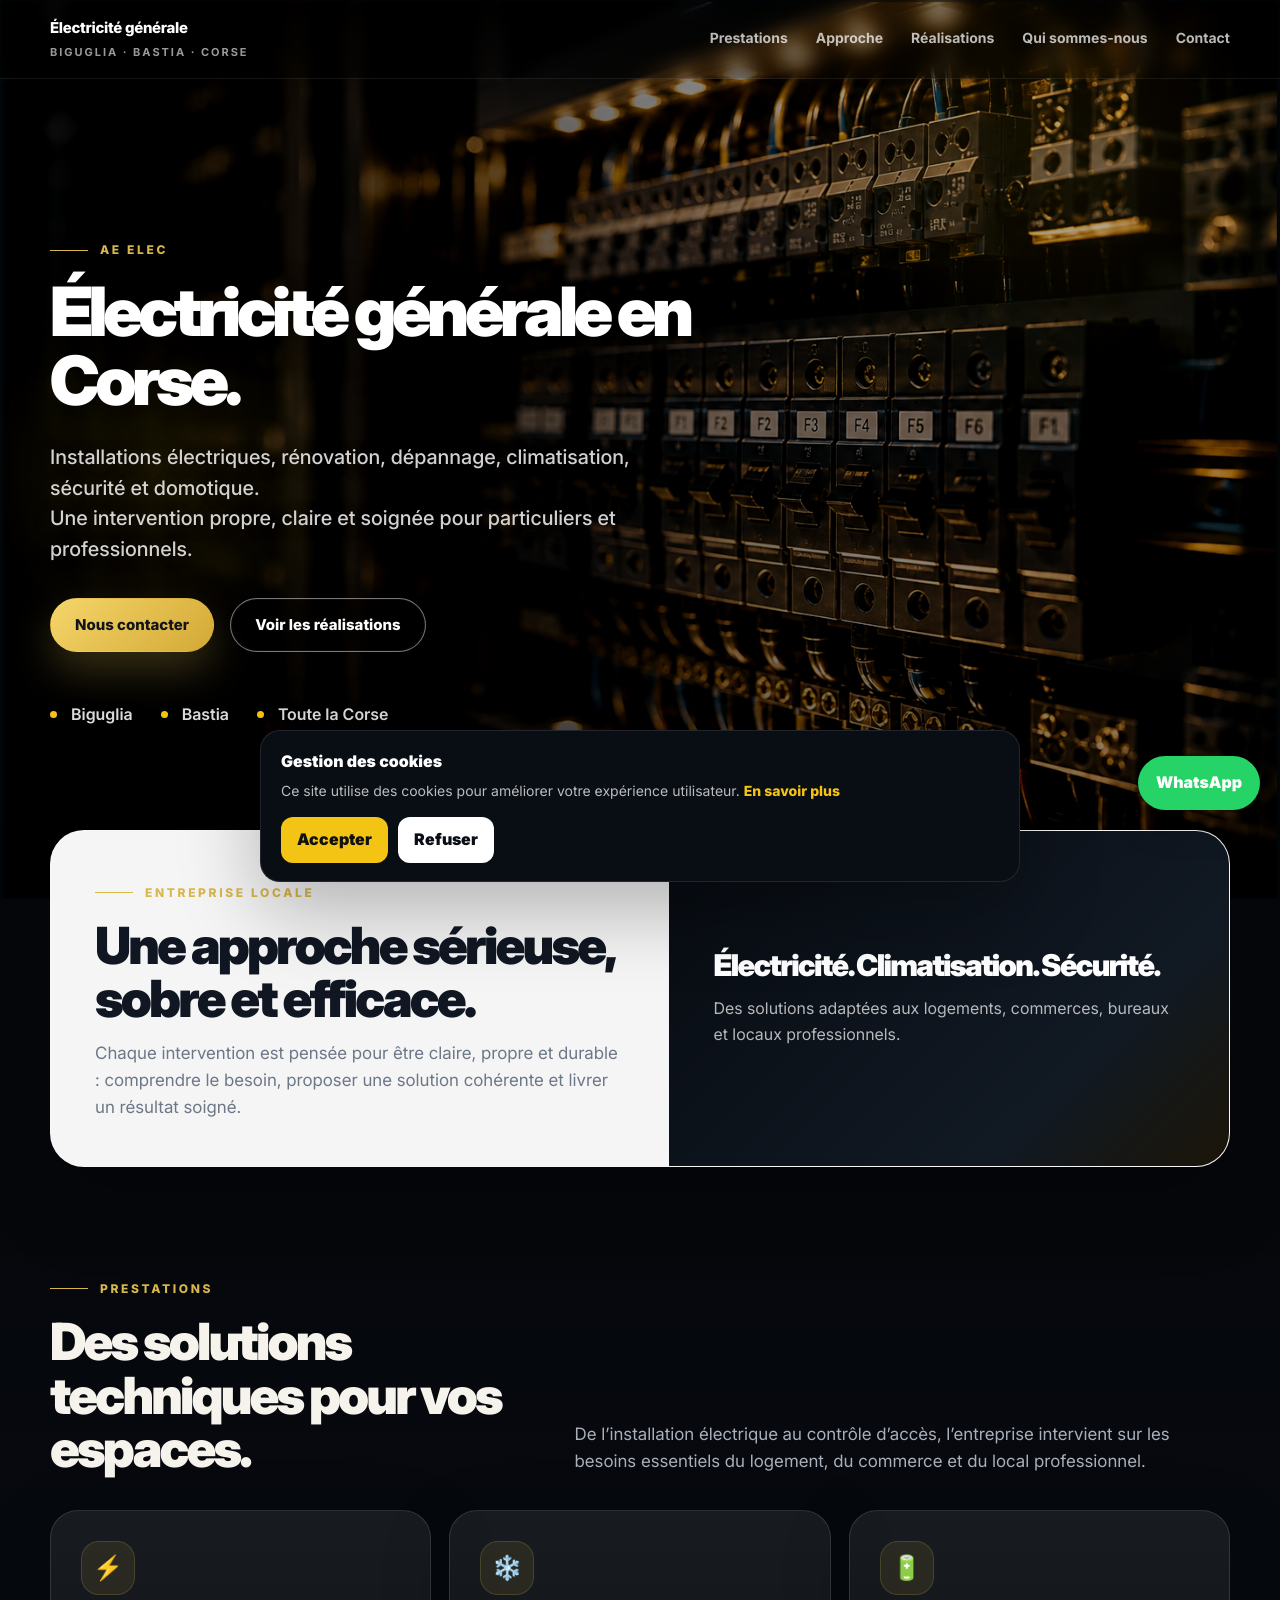
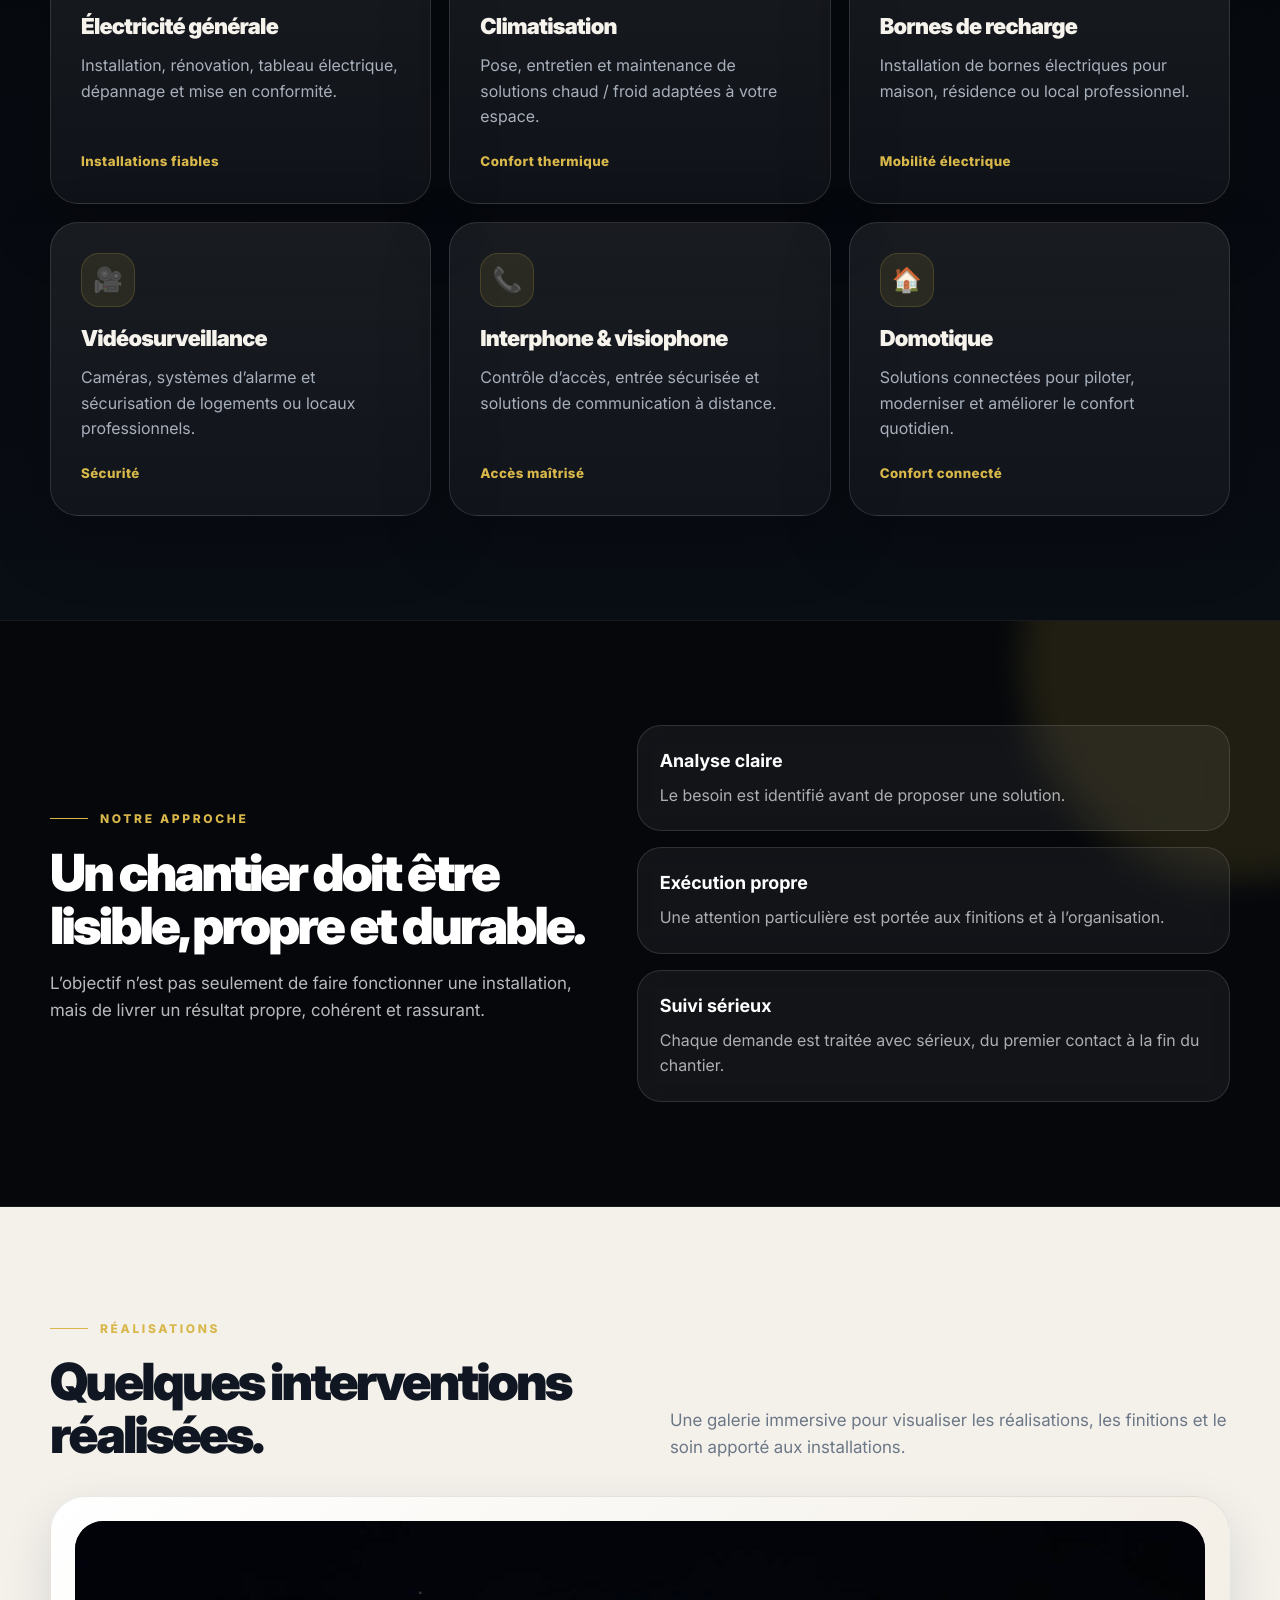
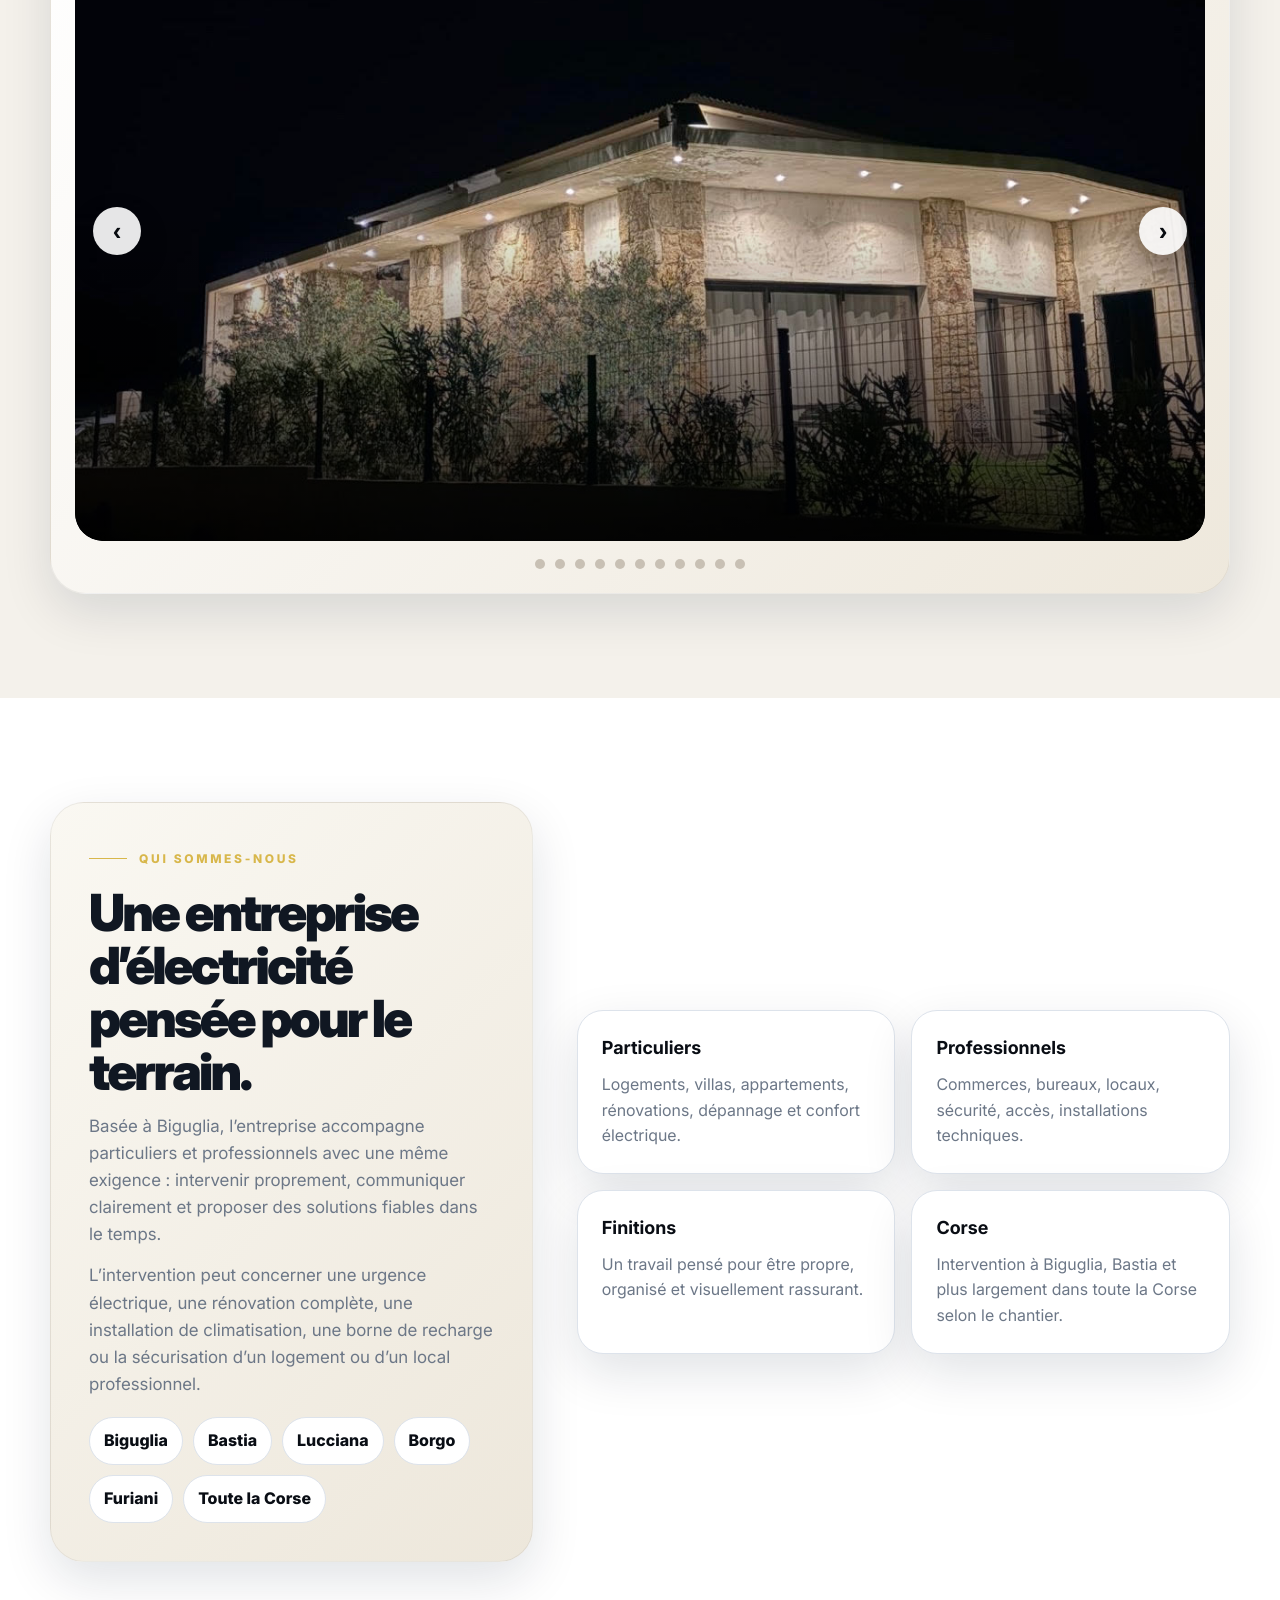
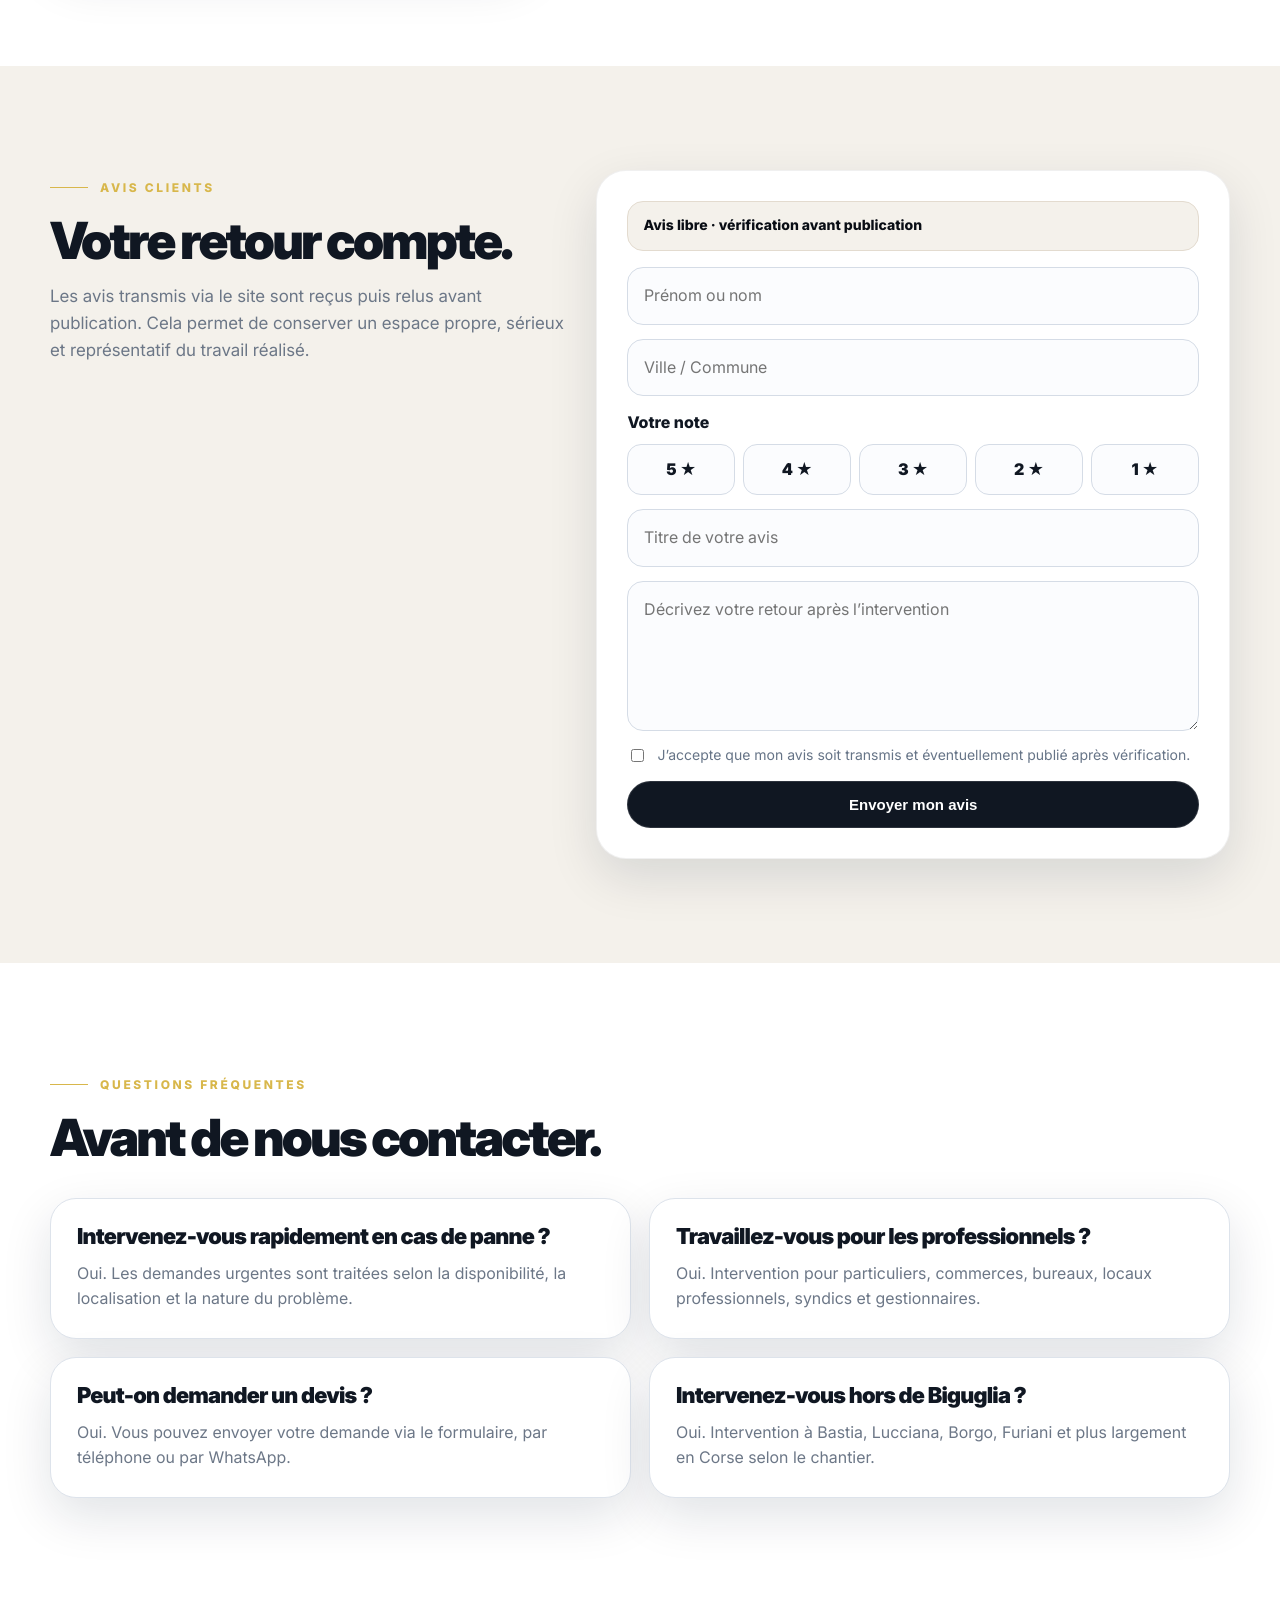
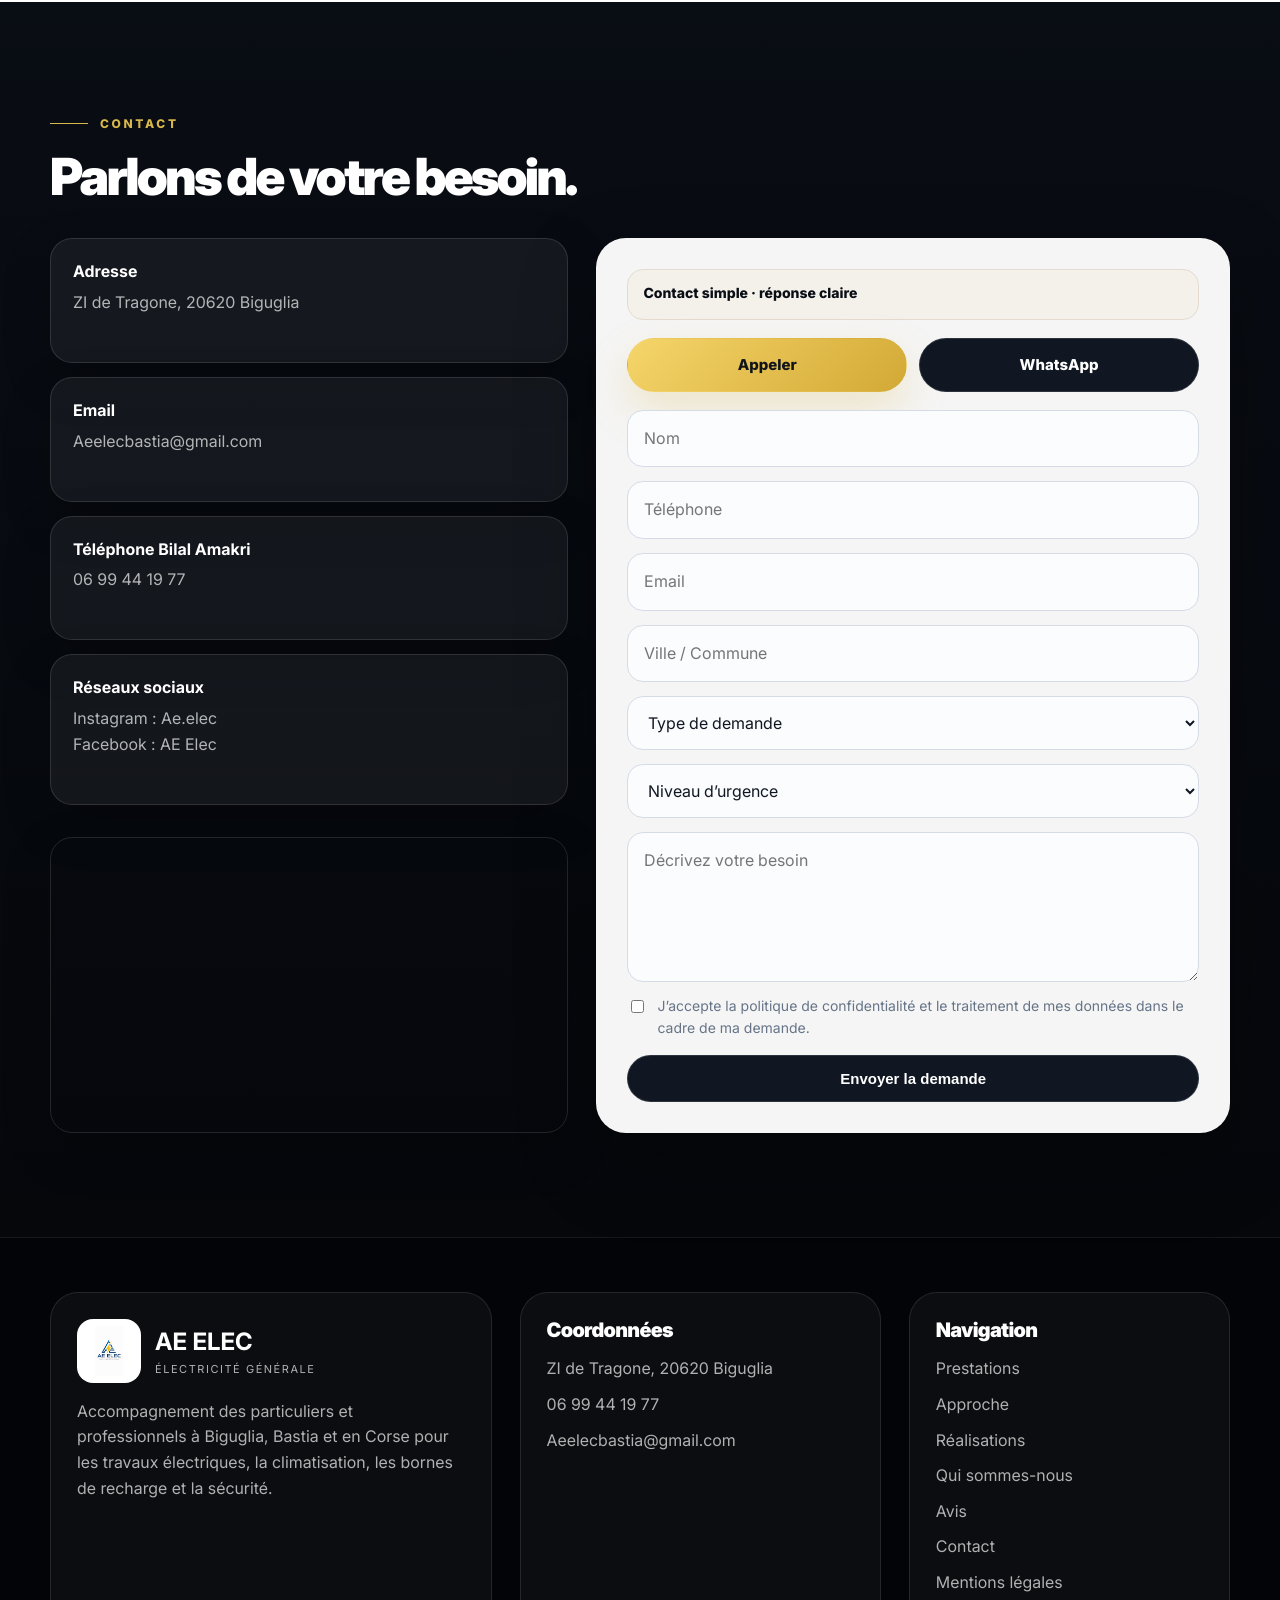
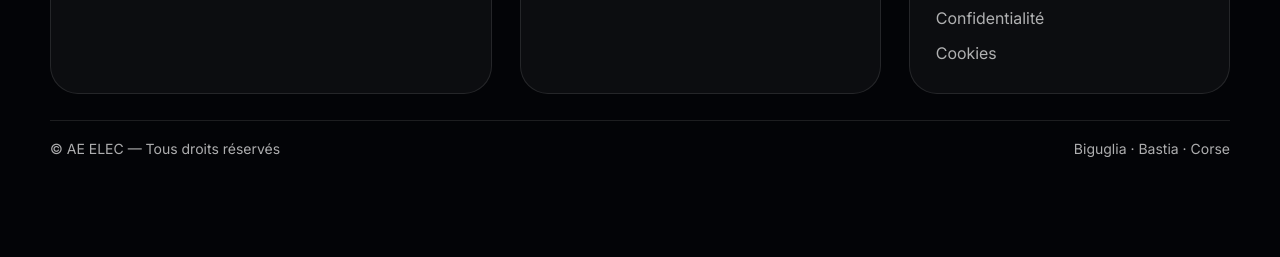
<file: index.html>
<!DOCTYPE html>
<html lang="fr">
<head>
<meta charset="UTF-8" />
<meta name="viewport" content="width=device-width, initial-scale=1.0" />

<title>AE ELEC | Électricien à Biguglia, Bastia et en Corse</title>
<meta name="description" content="AE ELEC accompagne particuliers et professionnels à Biguglia, Bastia et dans toute la Corse pour l’électricité générale, la rénovation, le dépannage, la climatisation, les bornes de recharge, l’alarme, la vidéosurveillance et la domotique." />
<meta name="robots" content="index, follow" />
<meta name="author" content="AE ELEC" />
<meta name="theme-color" content="#05070b" />
<link rel="canonical" href="https://aeelec.fr/" />
<link rel="icon" type="image/jpeg" href="./images/logo.jpeg" />
<link rel="apple-touch-icon" href="./images/logo.jpeg" />

<link rel="preconnect" href="https://fonts.googleapis.com">
<link rel="preconnect" href="https://fonts.gstatic.com" crossorigin>
<link href="https://fonts.googleapis.com/css2?family=Inter:wght@400;500;600;700;800;900&display=swap" rel="stylesheet">

<meta property="og:locale" content="fr_FR" />
<meta property="og:title" content="AE ELEC - Électricien à Biguglia, Bastia et en Corse" />
<meta property="og:description" content="Électricité générale, dépannage, rénovation, climatisation, bornes de recharge, alarme, vidéosurveillance et domotique en Corse." />
<meta property="og:type" content="website" />
<meta property="og:url" content="https://aeelec.fr/" />
<meta property="og:image" content="https://aeelec.fr/images/logo.jpeg" />

<meta name="twitter:card" content="summary_large_image" />
<meta name="twitter:title" content="AE ELEC - Électricien à Biguglia, Bastia et en Corse" />
<meta name="twitter:description" content="Électricité générale, rénovation, dépannage, climatisation et sécurité en Corse." />
<meta name="twitter:image" content="https://aeelec.fr/images/logo.jpeg" />

<script type="application/ld+json">
{
  "@context":"https://schema.org",
  "@type":"Electrician",
  "name":"AE ELEC",
  "image":"https://aeelec.fr/images/logo.jpeg",
  "url":"https://aeelec.fr/",
  "telephone":"+33699441977",
  "email":"mailto:Aeelecbastia@gmail.com",
  "priceRange":"€€",
  "address":{
    "@type":"PostalAddress",
    "streetAddress":"ZI de Tragone",
    "addressLocality":"Biguglia",
    "postalCode":"20620",
    "addressRegion":"Corse",
    "addressCountry":"FR"
  },
  "areaServed":["Biguglia","Bastia","Lucciana","Borgo","Furiani","Haute-Corse","Corse"],
  "serviceType":["Électricité générale","Dépannage électrique","Rénovation électrique","Climatisation","Borne de recharge","Alarme","Vidéosurveillance","Domotique"]
}
</script>

<style>
:root{
--black:#05070b;
--black-2:#090d14;
--charcoal:#0f151f;
--navy:#071b33;
--gold:#d8b74b;
--gold-2:#f4c415;
--cream:#f4efe6;
--white:#ffffff;
--text:#f6f3ed;
--text-dark:#101722;
--muted:#a8b0bc;
--muted-dark:#6c7787;
--line:rgba(255,255,255,.12);
--line-dark:#dde3eb;
--shadow:0 28px 80px rgba(0,0,0,.28);
--shadow-soft:0 18px 50px rgba(7,27,51,.12);
--max:1180px;
}

*{box-sizing:border-box;}
html{scroll-behavior:smooth;}
body{
margin:0;
font-family:'Inter',Arial,sans-serif;
background:var(--black);
color:var(--text);
line-height:1.6;
overflow-x:hidden;
-webkit-font-smoothing:antialiased;
text-rendering:geometricPrecision;
}
a{text-decoration:none;color:inherit;}
img{display:block;max-width:100%;}
h1,h2,h3,p{margin:0;}
h1,h2,h3{font-family:'Inter',Arial,sans-serif;font-weight:900;}
h1{
font-size:clamp(42px,5.4vw,68px);
line-height:1.02;
letter-spacing:-.065em;
text-shadow:0 7px 34px rgba(0,0,0,.54);
max-width:760px;
}
h2{font-size:clamp(30px,4vw,52px);line-height:1.04;letter-spacing:-.055em;}
h3{font-size:22px;line-height:1.18;letter-spacing:-.035em;}
.container{width:min(var(--max), calc(100% - 32px));margin:0 auto;}
.section{padding:104px 0;position:relative;}
.eyebrow{
display:inline-flex;
align-items:center;
gap:12px;
font-size:12px;
letter-spacing:.22em;
text-transform:uppercase;
font-weight:800;
color:var(--gold);
margin-bottom:18px;
}
.eyebrow::before{content:"";width:38px;height:1px;background:currentColor;display:inline-block;}
.muted{color:var(--muted);}

.btn{
display:inline-flex;
align-items:center;
justify-content:center;
border-radius:999px;
padding:14px 24px;
font-weight:800;
border:1px solid transparent;
transition:.28s ease;
cursor:pointer;
text-align:center;
font-size:15px;
}
.btn-primary{
background:linear-gradient(135deg,#f5d56a 0%,#d3a935 100%);
color:#11151b;
box-shadow:0 18px 42px rgba(216,183,75,.26);
}
.btn-primary:hover{transform:translateY(-2px);box-shadow:0 24px 58px rgba(216,183,75,.32);}
.btn-dark{background:#101722;color:#fff;border-color:rgba(255,255,255,.12);}
.btn-dark:hover{background:#151f2e;transform:translateY(-2px);}
.btn-outline{
background:rgba(0,0,0,.12);
border-color:rgba(255,255,255,.48);
color:#fff;
backdrop-filter:blur(10px);
box-shadow:inset 0 0 0 1px rgba(255,255,255,.04);
}
.btn-outline:hover{background:rgba(255,255,255,.10);transform:translateY(-2px);}

.skip-link{position:absolute;left:-9999px;top:auto;width:1px;height:1px;overflow:hidden;}
.skip-link:focus{left:14px;top:14px;width:auto;height:auto;padding:10px 14px;background:#fff;color:#111;border-radius:12px;z-index:9999;}

.topbar{
position:fixed;
top:0;
left:0;
right:0;
z-index:60;
background:rgba(0,0,0,.18);
backdrop-filter:blur(9px);
border-bottom:1px solid rgba(255,255,255,.08);
color:#fff;
}
.nav{min-height:78px;display:flex;align-items:center;justify-content:space-between;gap:24px;}
.brand-text{font-weight:800;letter-spacing:-.02em;font-size:15px;color:#fff;text-shadow:0 2px 16px rgba(0,0,0,.35);}
.brand-text span{display:block;font-size:11px;font-weight:700;letter-spacing:.18em;text-transform:uppercase;color:rgba(255,255,255,.60);margin-top:4px;}
.menu{display:flex;align-items:center;gap:28px;font-size:14px;font-weight:700;color:rgba(255,255,255,.72);}
.menu a:hover{color:#fff;}

.hero{
min-height:100vh;
position:relative;
display:flex;
align-items:center;
color:#fff;
overflow:hidden;
background:#020609;
}
.hero-luxury-bg{
position:absolute;
inset:0;
background:
linear-gradient(90deg,rgba(0,0,0,.66) 0%,rgba(0,0,0,.44) 33%,rgba(0,0,0,.10) 100%),
linear-gradient(180deg,rgba(0,0,0,.08) 0%,rgba(0,0,0,.36) 100%),
url('./images/hero-electricite-luxe.jpg') right center / cover no-repeat;
filter:saturate(1.05) contrast(1.06) brightness(.96);
transform:scale(.995);
}
.hero-luxury-bg::before{
content:"";
position:absolute;
inset:0;
background:
radial-gradient(circle at 12% 52%,rgba(216,183,75,.20),transparent 18%),
radial-gradient(circle at 82% 16%,rgba(244,196,21,.10),transparent 24%);
pointer-events:none;
}
.hero-luxury-bg::after{
content:"";
position:absolute;
inset:0;
background:linear-gradient(90deg,rgba(0,0,0,.30) 0%,rgba(0,0,0,.05) 58%,rgba(0,0,0,0) 100%);
pointer-events:none;
}
.hero-inner{position:relative;z-index:2;padding:156px 0 96px;max-width:820px;}
.hero p{
margin-top:26px;
font-size:20px;
line-height:1.52;
max-width:620px;
color:rgba(255,255,255,.82);
font-weight:500;
text-shadow:0 2px 18px rgba(0,0,0,.42);
}
.hero-actions{margin-top:34px;display:flex;gap:16px;flex-wrap:wrap;}
.hero-meta{margin-top:50px;display:flex;gap:28px;flex-wrap:wrap;color:rgba(255,255,255,.86);font-weight:600;text-shadow:0 2px 14px rgba(0,0,0,.44);}
.hero-meta span{display:inline-flex;align-items:center;gap:14px;}
.hero-meta span::before{content:"";width:7px;height:7px;border-radius:999px;background:var(--gold-2);}

.intro-card{position:relative;z-index:3;margin-top:-70px;}
.intro-grid{
background:rgba(255,255,255,.96);
color:var(--text-dark);
border-radius:34px;
box-shadow:var(--shadow);
display:grid;
grid-template-columns:1.05fr .95fr;
overflow:hidden;
border:1px solid rgba(255,255,255,.22);
}
.intro-text{padding:44px;}
.intro-text .eyebrow,.about-panel .eyebrow,.review-copy .eyebrow,.contact .eyebrow,.faq .eyebrow,.realisations-premium .eyebrow,.services-head .eyebrow{color:var(--gold);}
.intro-text p{margin-top:14px;color:var(--muted-dark);font-size:17px;}
.intro-aside{
background:linear-gradient(135deg,#070b11,#111923 72%,#1b1508);
color:#fff;
padding:44px;
display:grid;
align-content:center;
}
.intro-aside strong{font-size:30px;line-height:1.08;letter-spacing:-.055em;font-weight:900;}
.intro-aside p{margin-top:14px;color:rgba(255,255,255,.70);}

.services-luxury{background:linear-gradient(180deg,#05070b 0%,#090d14 100%);}
.services-head{display:grid;grid-template-columns:.85fr 1.15fr;gap:40px;align-items:end;}
.services-head p{font-size:17px;color:var(--muted);max-width:720px;}
.services-grid{display:grid;grid-template-columns:repeat(3,1fr);gap:18px;margin-top:34px;}
.service{
background:linear-gradient(180deg,rgba(255,255,255,.075),rgba(255,255,255,.035));
border:1px solid rgba(255,255,255,.12);
border-radius:28px;
padding:30px;
box-shadow:0 22px 70px rgba(0,0,0,.22);
min-height:250px;
display:flex;
flex-direction:column;
justify-content:space-between;
transition:.28s ease;
}
.service:hover{transform:translateY(-5px);border-color:rgba(216,183,75,.32);background:linear-gradient(180deg,rgba(255,255,255,.10),rgba(255,255,255,.045));}
.service-icon{width:54px;height:54px;border-radius:18px;display:flex;align-items:center;justify-content:center;background:rgba(216,183,75,.10);color:var(--gold-2);font-size:24px;margin-bottom:20px;border:1px solid rgba(216,183,75,.18);}
.service p{color:var(--muted);margin-top:12px;}
.service small{display:block;margin-top:22px;color:var(--gold);font-weight:800;letter-spacing:.03em;}

.signature{background:#05070b;color:#fff;position:relative;overflow:hidden;border-top:1px solid rgba(255,255,255,.08);border-bottom:1px solid rgba(255,255,255,.08);}
.signature::before{content:"";position:absolute;right:-180px;top:-180px;width:440px;height:440px;border-radius:50%;background:rgba(216,183,75,.13);filter:blur(16px);}
.signature-grid{position:relative;z-index:2;display:grid;grid-template-columns:.95fr 1.05fr;gap:50px;align-items:center;}
.signature p{color:rgba(255,255,255,.72);font-size:17px;margin-top:18px;}
.signature-list{display:grid;gap:16px;}
.signature-item{border:1px solid rgba(255,255,255,.12);background:rgba(255,255,255,.055);border-radius:24px;padding:22px;backdrop-filter:blur(12px);}
.signature-item strong{display:block;font-size:18px;}
.signature-item span{display:block;margin-top:6px;color:rgba(255,255,255,.66);}

.realisations-premium{background:#f4f1eb;color:var(--text-dark);overflow:hidden;}
.gallery-head{display:flex;justify-content:space-between;gap:30px;align-items:end;}
.gallery-head p{max-width:560px;font-size:17px;color:var(--muted-dark);}
.realisations-shell{margin-top:34px;background:linear-gradient(135deg,#fff 0%,#eee8dc 100%);border:1px solid rgba(0,0,0,.06);border-radius:36px;padding:24px;box-shadow:var(--shadow-soft);}
.realisations-slider{
position:relative;
overflow:hidden;
border-radius:28px;
background:#080b10;
width:100%;
max-width:100%;
margin:0;
}
.realisations-track{
display:flex;
overflow-x:auto;
scroll-snap-type:x mandatory;
scroll-behavior:smooth;
gap:0;
border-radius:28px;
-ms-overflow-style:none;
scrollbar-width:none;
}
.realisations-track::-webkit-scrollbar{display:none;}
.realisation-slide{
min-width:100%;
height:620px;
position:relative;
scroll-snap-align:start;
background:#080b10;
overflow:hidden;
}
.realisation-slide img{
width:100%;
height:100%;
object-fit:cover !important;
object-position:center center;
display:block;
background:transparent !important;
}
.realisation-slide::after{content:"";position:absolute;inset:0;background:linear-gradient(180deg,rgba(0,0,0,0) 45%,rgba(0,0,0,.82) 100%);pointer-events:none;}
.realisation-caption{position:absolute;left:24px;right:24px;bottom:24px;z-index:2;display:flex;justify-content:space-between;gap:18px;align-items:end;}
.realisation-caption strong{display:block;font-size:28px;line-height:1.08;letter-spacing:-.055em;color:#fff;font-weight:900;}
.realisation-caption span{display:block;margin-top:8px;color:rgba(255,255,255,.74);font-weight:600;}
.realisation-nav{position:absolute;top:50%;left:18px;right:18px;transform:translateY(-50%);display:flex;justify-content:space-between;z-index:5;pointer-events:none;}
.realisation-nav button{width:48px;height:48px;border-radius:999px;background:rgba(255,255,255,.90);color:#080b10;display:flex;align-items:center;justify-content:center;font-size:26px;font-weight:900;box-shadow:0 12px 30px rgba(0,0,0,.18);pointer-events:auto;transition:.25s ease;border:0;cursor:pointer;}
.realisation-nav button:hover{background:#fff;transform:translateY(-2px);}
.realisation-dots{display:flex;gap:10px;justify-content:center;margin-top:18px;}
.realisation-dots a{width:10px;height:10px;border-radius:999px;background:#c8c0b4;transition:.25s ease;}
.realisation-dots a:hover{background:#080b10;transform:scale(1.2);}
.realisation-note{margin-top:18px;display:flex;justify-content:space-between;gap:18px;align-items:center;color:var(--muted-dark);font-weight:700;font-size:14px;}
.realisation-note span{display:inline-flex;align-items:center;gap:8px;}
.realisation-note span::before{content:"";width:8px;height:8px;background:var(--gold-2);border-radius:999px;}

.about-premium{background:#fff;color:var(--text-dark);}
.about-grid{display:grid;grid-template-columns:.85fr 1.15fr;gap:44px;align-items:center;}
.about-panel{background:linear-gradient(135deg,#faf8f2 0%,#ede7db 100%);border:1px solid rgba(0,0,0,.06);border-radius:34px;padding:38px;box-shadow:var(--shadow-soft);}
.about-panel p{color:var(--muted-dark);font-size:17px;margin-top:14px;}
.about-cards{display:grid;grid-template-columns:repeat(2,1fr);gap:16px;}
.about-card{background:#fff;border:1px solid var(--line-dark);border-radius:26px;padding:24px;box-shadow:var(--shadow-soft);}
.about-card strong{display:block;font-size:18px;color:#090d14;margin-bottom:8px;}
.about-card span{color:var(--muted-dark);display:block;}
.about-location{margin-top:18px;display:flex;gap:10px;flex-wrap:wrap;}
.about-location span{background:#fff;border:1px solid var(--line-dark);border-radius:999px;padding:10px 14px;font-weight:800;color:#090d14;}

.review{background:#f4f1eb;color:var(--text-dark);}
.review-grid{display:grid;grid-template-columns:.9fr 1.1fr;gap:28px;align-items:start;}
.review-copy p{margin-top:16px;color:var(--muted-dark);font-size:17px;}
.review-form-card{background:#fff;border:1px solid rgba(0,0,0,.06);border-radius:30px;padding:30px;box-shadow:var(--shadow-soft);}
.form-note{background:#f4f1eb;border:1px solid #e3dbcf;border-radius:16px;padding:13px 15px;font-size:14px;font-weight:800;color:#090d14;margin-bottom:16px;}
form{display:grid;gap:14px;}
input,textarea,select{width:100%;border:1px solid #d5dce6;background:#fbfcfe;border-radius:16px;padding:15px 16px;font:inherit;color:var(--text-dark);}
input:focus,textarea:focus,select:focus{outline:none;border-color:rgba(216,183,75,.74);box-shadow:0 0 0 4px rgba(216,183,75,.14);background:#fff;}
textarea{min-height:150px;resize:vertical;}
.stars-row{display:flex;gap:8px;flex-wrap:wrap;}
.star-option{flex:1;min-width:48px;}
.star-option input{display:none;}
.star-option label{display:flex;align-items:center;justify-content:center;padding:12px 8px;border-radius:14px;border:1px solid #d5dce6;background:#fbfcfe;font-weight:900;cursor:pointer;}
.star-option input:checked + label{background:#fff7d7;border-color:var(--gold-2);color:#7a5d00;}

.faq{background:#fff;color:var(--text-dark);}
.faq-grid{display:grid;grid-template-columns:repeat(2,1fr);gap:18px;margin-top:32px;}
.faq-card{background:#fff;border:1px solid var(--line-dark);border-radius:26px;padding:26px;box-shadow:var(--shadow-soft);}
.faq-card p{color:var(--muted-dark);margin-top:10px;}

.contact{background:linear-gradient(180deg,#090d14 0%,#05070b 100%);color:#fff;}
.contact-grid{display:grid;grid-template-columns:.9fr 1.1fr;gap:28px;margin-top:34px;}
.contact-info{display:grid;gap:14px;}
.info{background:rgba(255,255,255,.055);border:1px solid rgba(255,255,255,.12);border-radius:22px;padding:20px 22px;box-shadow:0 18px 50px rgba(0,0,0,.20);}
.info strong{display:block;color:#fff;margin-bottom:5px;}
.info a,.info span{color:rgba(255,255,255,.68);}
.contact-card{background:rgba(255,255,255,.96);color:var(--text-dark);border:1px solid rgba(255,255,255,.10);border-radius:30px;padding:30px;box-shadow:var(--shadow);}
.contact-actions{display:flex;gap:12px;flex-wrap:wrap;margin:18px 0;}
.contact-actions .btn{flex:1;min-width:180px;}
.map-wrap{margin-top:18px;border-radius:22px;overflow:hidden;border:1px solid rgba(255,255,255,.12);box-shadow:0 18px 50px rgba(0,0,0,.20);}

.footer{background:#030407;color:#fff;padding:54px 0 96px;border-top:1px solid rgba(255,255,255,.08);}
.footer-grid{display:grid;grid-template-columns:1.1fr .9fr .8fr;gap:28px;}
.footer-card{border:1px solid rgba(255,255,255,.10);background:rgba(255,255,255,.04);border-radius:28px;padding:26px;}
.footer-brand{display:flex;align-items:center;gap:14px;margin-bottom:16px;}
.footer-brand img{width:64px;height:64px;object-fit:contain;background:#fff;padding:7px;border-radius:16px;}
.footer-brand strong{display:block;font-size:24px;}
.footer-brand span{display:block;font-size:11px;letter-spacing:.14em;text-transform:uppercase;color:rgba(255,255,255,.62);}
.footer p,.footer a,.footer span{color:rgba(255,255,255,.68);}
.footer h3{font-size:20px;margin-bottom:14px;}
.footer-links{display:grid;gap:10px;}
.footer-bottom{margin-top:26px;padding-top:18px;border-top:1px solid rgba(255,255,255,.10);display:flex;justify-content:space-between;gap:14px;flex-wrap:wrap;font-size:14px;color:rgba(255,255,255,.58);}

.whatsapp-float{position:fixed;right:20px;bottom:90px;z-index:999;background:#25D366;color:#fff;border-radius:999px;padding:14px 18px;font-weight:900;box-shadow:0 16px 34px rgba(0,0,0,.22);}
.mobile-bar{position:fixed;left:0;right:0;bottom:0;z-index:998;display:none;gap:10px;padding:10px 12px;background:rgba(255,255,255,.96);backdrop-filter:blur(14px);border-top:1px solid var(--line-dark);}
.mobile-bar a{flex:1;display:flex;align-items:center;justify-content:center;min-height:48px;border-radius:14px;font-weight:900;}
.call-btn{background:var(--gold-2);color:#111;}
.wa-btn{background:#090d14;color:#fff;}

.cookie-banner{position:fixed;left:18px;right:18px;bottom:18px;max-width:760px;margin:auto;background:#090d14;color:#fff;border-radius:20px;padding:18px 20px;z-index:10000;box-shadow:var(--shadow);border:1px solid rgba(255,255,255,.10);}
.cookie-banner-title{font-weight:900;font-size:16px;margin-bottom:6px;}
.cookie-banner-text{font-size:14px;color:rgba(255,255,255,.72);}
.cookie-banner-text a{color:var(--gold-2);font-weight:800;}
.cookie-actions{display:flex;gap:10px;flex-wrap:wrap;margin-top:14px;}
.cookie-btn{border:0;border-radius:12px;padding:10px 16px;font:inherit;font-weight:900;cursor:pointer;}
.cookie-btn-accept{background:var(--gold-2);color:#111;}
.cookie-btn-decline{background:#fff;color:#090d14;}

#confirmation-message,#review-confirmation-message{display:none;margin-top:20px;padding:20px;background:#eaf6ff;border-radius:16px;border:1px solid #cfe8ff;color:#101722;}

@media(max-width:1050px){
.services-head,.signature-grid,.about-grid,.review-grid,.contact-grid,.intro-grid{grid-template-columns:1fr;}
.services-grid,.faq-grid{grid-template-columns:repeat(2,1fr);}
.footer-grid{grid-template-columns:1fr;}
.realisation-slide{height:520px;}
}

@media(max-width:760px){
.section{padding:72px 0;}
.menu{display:none;}
.nav{min-height:74px;}
.brand-text{font-size:14px;}
.hero{min-height:auto;}
.hero-luxury-bg{background-position:62% center;background-size:auto 100%;}
.hero-inner{padding:132px 0 86px;text-align:center;margin:0 auto;}
h1{font-size:clamp(38px,12vw,54px);letter-spacing:-.055em;}
.hero p{font-size:16px;margin-left:auto;margin-right:auto;}
.hero-actions{flex-direction:column;}
.btn{width:100%;}
.hero-meta{justify-content:center;gap:14px;font-size:14px;}
.intro-card{margin-top:-44px;}
.intro-text,.intro-aside,.about-panel{padding:26px;}
.services-grid,.faq-grid,.about-cards{grid-template-columns:1fr;}
.gallery-head{display:block;}
.gallery-head p{margin-top:14px;}
.realisations-shell{padding:12px;border-radius:26px;}
.realisations-slider{border-radius:22px;}
.realisation-slide{height:380px;}
.realisation-caption{left:14px;right:14px;bottom:14px;display:block;}
.realisation-caption strong{font-size:22px;}
.realisation-caption span{font-size:14px;}
.realisation-nav{left:10px;right:10px;}
.realisation-nav button{width:42px;height:42px;font-size:22px;}
.realisation-note{display:block;}
.realisation-note span{margin-top:6px;}
.contact-actions{flex-direction:column;}
.whatsapp-float{display:none;}
.mobile-bar{display:flex;padding:10px 12px calc(10px + env(safe-area-inset-bottom));}
body{padding-bottom:76px;}
.cookie-banner{bottom:86px;left:12px;right:12px;}
.cookie-actions{flex-direction:column;}
.cookie-btn{width:100%;}
}

@media (prefers-reduced-motion: reduce){
*,*::before,*::after{animation:none!important;transition:none!important;scroll-behavior:auto!important;}
}
</style>
</head>

<body>

<a href="#main-content" class="skip-link">Aller au contenu</a>

<header class="topbar">
  <div class="container nav">
    <a href="#" class="brand-text" aria-label="Accueil">
      Électricité générale
      <span>Biguglia · Bastia · Corse</span>
    </a>

    <nav class="menu" aria-label="Navigation principale">
      <a href="#prestations">Prestations</a>
      <a href="#approche">Approche</a>
      <a href="#realisations">Réalisations</a>
      <a href="#qui-sommes-nous">Qui sommes-nous</a>
      <a href="#contact">Contact</a>
    </nav>
  </div>
</header>

<main id="main-content">

<section class="hero">
  <div class="hero-luxury-bg" aria-hidden="true"></div>

  <div class="container">
    <div class="hero-inner">
      <div class="eyebrow">AE ELEC</div>
      <h1>Électricité générale en Corse.</h1>
      <p>
        Installations électriques, rénovation, dépannage, climatisation,
        sécurité et domotique.<br>
        Une intervention propre, claire et soignée pour particuliers et professionnels.
      </p>

      <div class="hero-actions">
        <a href="#contact" class="btn btn-primary">Nous contacter</a>
        <a href="#realisations" class="btn btn-outline">Voir les réalisations</a>
      </div>

      <div class="hero-meta">
        <span>Biguglia</span>
        <span>Bastia</span>
        <span>Toute la Corse</span>
      </div>
    </div>
  </div>
</section>

<section class="intro-card">
  <div class="container">
    <div class="intro-grid">
      <div class="intro-text">
        <div class="eyebrow">Entreprise locale</div>
        <h2>Une approche sérieuse, sobre et efficace.</h2>
        <p>
          Chaque intervention est pensée pour être claire, propre et durable :
          comprendre le besoin, proposer une solution cohérente et livrer un résultat soigné.
        </p>
      </div>

      <div class="intro-aside">
        <strong>Électricité. Climatisation. Sécurité.</strong>
        <p>
          Des solutions adaptées aux logements, commerces, bureaux et locaux professionnels.
        </p>
      </div>
    </div>
  </div>
</section>

<section class="section services-luxury" id="prestations">
  <div class="container">
    <div class="services-head">
      <div>
        <div class="eyebrow">Prestations</div>
        <h2>Des solutions techniques pour vos espaces.</h2>
      </div>
      <p>
        De l’installation électrique au contrôle d’accès, l’entreprise intervient sur les besoins essentiels
        du logement, du commerce et du local professionnel.
      </p>
    </div>

    <div class="services-grid">
      <article class="service">
        <div>
          <div class="service-icon">⚡</div>
          <h3>Électricité générale</h3>
          <p>Installation, rénovation, tableau électrique, dépannage et mise en conformité.</p>
        </div>
        <small>Installations fiables</small>
      </article>

      <article class="service">
        <div>
          <div class="service-icon">❄️</div>
          <h3>Climatisation</h3>
          <p>Pose, entretien et maintenance de solutions chaud / froid adaptées à votre espace.</p>
        </div>
        <small>Confort thermique</small>
      </article>

      <article class="service">
        <div>
          <div class="service-icon">🔋</div>
          <h3>Bornes de recharge</h3>
          <p>Installation de bornes électriques pour maison, résidence ou local professionnel.</p>
        </div>
        <small>Mobilité électrique</small>
      </article>

      <article class="service">
        <div>
          <div class="service-icon">🎥</div>
          <h3>Vidéosurveillance</h3>
          <p>Caméras, systèmes d’alarme et sécurisation de logements ou locaux professionnels.</p>
        </div>
        <small>Sécurité</small>
      </article>

      <article class="service">
        <div>
          <div class="service-icon">📞</div>
          <h3>Interphone & visiophone</h3>
          <p>Contrôle d’accès, entrée sécurisée et solutions de communication à distance.</p>
        </div>
        <small>Accès maîtrisé</small>
      </article>

      <article class="service">
        <div>
          <div class="service-icon">🏠</div>
          <h3>Domotique</h3>
          <p>Solutions connectées pour piloter, moderniser et améliorer le confort quotidien.</p>
        </div>
        <small>Confort connecté</small>
      </article>
    </div>
  </div>
</section>

<section class="section signature" id="approche">
  <div class="container signature-grid">
    <div>
      <div class="eyebrow">Notre approche</div>
      <h2>Un chantier doit être lisible, propre et durable.</h2>
      <p>
        L’objectif n’est pas seulement de faire fonctionner une installation,
        mais de livrer un résultat propre, cohérent et rassurant.
      </p>
    </div>

    <div class="signature-list">
      <div class="signature-item">
        <strong>Analyse claire</strong>
        <span>Le besoin est identifié avant de proposer une solution.</span>
      </div>

      <div class="signature-item">
        <strong>Exécution propre</strong>
        <span>Une attention particulière est portée aux finitions et à l’organisation.</span>
      </div>

      <div class="signature-item">
        <strong>Suivi sérieux</strong>
        <span>Chaque demande est traitée avec sérieux, du premier contact à la fin du chantier.</span>
      </div>
    </div>
  </div>
</section>

<section class="section realisations-premium" id="realisations">
  <div class="container">
    <div class="gallery-head">
      <div>
        <div class="eyebrow">Réalisations</div>
        <h2>Quelques interventions réalisées.</h2>
      </div>
      <p>
        Une galerie immersive pour visualiser les réalisations, les finitions
        et le soin apporté aux installations.
      </p>
    </div>

    <div class="realisations-shell">
      <div class="realisations-slider">
        <div class="realisations-track">

          <div class="realisation-slide" id="realisation-1">
            <img src="./images/1.jpeg" alt="Réalisation électrique AE ELEC en Corse">
          </div>

          <div class="realisation-slide" id="realisation-2">
            <img src="./images/2.jpeg" alt="Éclairage extérieur réalisé par AE ELEC">
          </div>

          <div class="realisation-slide" id="realisation-3">
            <img src="./images/3.jpeg" alt="Installation électrique extérieure en Corse">
          </div>

          <div class="realisation-slide" id="realisation-4">
            <img src="./images/4.jpeg" alt="Mise en lumière extérieure AE ELEC">
          </div>

          <div class="realisation-slide" id="realisation-5">
            <img src="./images/5.jpeg" alt="Chantier électrique AE ELEC">
          </div>

          <div class="realisation-slide" id="realisation-6">
            <img src="./images/6.jpeg" alt="Réalisation éclairage intérieur AE ELEC">
          </div>

          <div class="realisation-slide" id="realisation-7">
            <img src="./images/7.jpeg" alt="Luminaire et installation intérieure">
          </div>

          <div class="realisation-slide" id="realisation-8">
            <img src="./images/8.jpeg" alt="Installation électrique professionnelle">
          </div>

          <div class="realisation-slide" id="realisation-9">
            <img src="./images/9.jpeg" alt="Éclairage commerce AE ELEC">
          </div>

          <div class="realisation-slide" id="realisation-10">
            <img src="./images/10.jpeg" alt="Tableau électrique réalisé par AE ELEC">
          </div>

          <div class="realisation-slide" id="realisation-11">
            <img src="./images/11.jpeg" alt="Tableau électrique professionnel AE ELEC">
          </div>

        </div>

        <div class="realisation-nav">
          <button type="button" onclick="prevRealisation()" aria-label="Réalisation précédente">‹</button>
          <button type="button" onclick="nextRealisation()" aria-label="Réalisation suivante">›</button>
        </div>
      </div>

      <div class="realisation-dots">
        <a href="#realisation-1" aria-label="Voir réalisation 1"></a>
        <a href="#realisation-2" aria-label="Voir réalisation 2"></a>
        <a href="#realisation-3" aria-label="Voir réalisation 3"></a>
        <a href="#realisation-4" aria-label="Voir réalisation 4"></a>
        <a href="#realisation-5" aria-label="Voir réalisation 5"></a>
        <a href="#realisation-6" aria-label="Voir réalisation 6"></a>
        <a href="#realisation-7" aria-label="Voir réalisation 7"></a>
        <a href="#realisation-8" aria-label="Voir réalisation 8"></a>
        <a href="#realisation-9" aria-label="Voir réalisation 9"></a>
        <a href="#realisation-10" aria-label="Voir réalisation 10"></a>
        <a href="#realisation-11" aria-label="Voir réalisation 11"></a>
      </div>
    </div>
  </div>
</section>

<section class="section about-premium" id="qui-sommes-nous">
  <div class="container about-grid">
    <div class="about-panel">
      <div class="eyebrow">Qui sommes-nous</div>
      <h2>Une entreprise d’électricité pensée pour le terrain.</h2>
      <p>
        Basée à Biguglia, l’entreprise accompagne particuliers et professionnels avec une même exigence :
        intervenir proprement, communiquer clairement et proposer des solutions fiables dans le temps.
      </p>
      <p>
        L’intervention peut concerner une urgence électrique, une rénovation complète, une installation de climatisation,
        une borne de recharge ou la sécurisation d’un logement ou d’un local professionnel.
      </p>

      <div class="about-location">
        <span>Biguglia</span>
        <span>Bastia</span>
        <span>Lucciana</span>
        <span>Borgo</span>
        <span>Furiani</span>
        <span>Toute la Corse</span>
      </div>
    </div>

    <div class="about-cards">
      <div class="about-card">
        <strong>Particuliers</strong>
        <span>Logements, villas, appartements, rénovations, dépannage et confort électrique.</span>
      </div>

      <div class="about-card">
        <strong>Professionnels</strong>
        <span>Commerces, bureaux, locaux, sécurité, accès, installations techniques.</span>
      </div>

      <div class="about-card">
        <strong>Finitions</strong>
        <span>Un travail pensé pour être propre, organisé et visuellement rassurant.</span>
      </div>

      <div class="about-card">
        <strong>Corse</strong>
        <span>Intervention à Biguglia, Bastia et plus largement dans toute la Corse selon le chantier.</span>
      </div>
    </div>
  </div>
</section>

<section class="section review" id="avis">
  <div class="container review-grid">
    <div class="review-copy">
      <div class="eyebrow">Avis clients</div>
      <h2>Votre retour compte.</h2>
      <p>
        Les avis transmis via le site sont reçus puis relus avant publication.
        Cela permet de conserver un espace propre, sérieux et représentatif du travail réalisé.
      </p>
    </div>

    <div class="review-form-card" id="review-form">
      <div class="form-note">Avis libre · vérification avant publication</div>

      <form name="avis-client" method="POST" data-netlify="true" netlify-honeypot="bot-field" onsubmit="showReviewMessage(event)">
        <input type="hidden" name="form-name" value="avis-client" />
        <p style="display:none;"><label>Ne pas remplir : <input name="bot-field" /></label></p>

        <input type="text" name="nom" placeholder="Prénom ou nom" required />
        <input type="text" name="ville" placeholder="Ville / Commune" required />

        <div>
          <label style="display:block; font-weight:800; margin-bottom:8px;">Votre note</label>
          <div class="stars-row">
            <div class="star-option"><input type="radio" id="note5" name="note" value="5 étoiles" required><label for="note5">5 ★</label></div>
            <div class="star-option"><input type="radio" id="note4" name="note" value="4 étoiles"><label for="note4">4 ★</label></div>
            <div class="star-option"><input type="radio" id="note3" name="note" value="3 étoiles"><label for="note3">3 ★</label></div>
            <div class="star-option"><input type="radio" id="note2" name="note" value="2 étoiles"><label for="note2">2 ★</label></div>
            <div class="star-option"><input type="radio" id="note1" name="note" value="1 étoile"><label for="note1">1 ★</label></div>
          </div>
        </div>

        <input type="text" name="titre-avis" placeholder="Titre de votre avis" required />
        <textarea name="message" placeholder="Décrivez votre retour après l’intervention" required></textarea>

        <label style="font-size:14px; color:#667487; display:flex; gap:10px; align-items:flex-start;">
          <input type="checkbox" required style="width:auto; margin-top:4px;">
          <span>J’accepte que mon avis soit transmis et éventuellement publié après vérification.</span>
        </label>

        <button type="submit" class="btn btn-dark">Envoyer mon avis</button>
      </form>

      <div id="review-confirmation-message">
        <strong style="color:#0b4f9c; font-size:18px;">Votre avis a bien été transmis ✓</strong>
        <p style="margin-top:12px;">Merci pour votre retour. Il a bien été reçu.</p>
      </div>
    </div>
  </div>
</section>

<section class="section faq" id="faq">
  <div class="container">
    <div class="eyebrow">Questions fréquentes</div>
    <h2>Avant de nous contacter.</h2>

    <div class="faq-grid">
      <div class="faq-card">
        <h3>Intervenez-vous rapidement en cas de panne ?</h3>
        <p>Oui. Les demandes urgentes sont traitées selon la disponibilité, la localisation et la nature du problème.</p>
      </div>

      <div class="faq-card">
        <h3>Travaillez-vous pour les professionnels ?</h3>
        <p>Oui. Intervention pour particuliers, commerces, bureaux, locaux professionnels, syndics et gestionnaires.</p>
      </div>

      <div class="faq-card">
        <h3>Peut-on demander un devis ?</h3>
        <p>Oui. Vous pouvez envoyer votre demande via le formulaire, par téléphone ou par WhatsApp.</p>
      </div>

      <div class="faq-card">
        <h3>Intervenez-vous hors de Biguglia ?</h3>
        <p>Oui. Intervention à Bastia, Lucciana, Borgo, Furiani et plus largement en Corse selon le chantier.</p>
      </div>
    </div>
  </div>
</section>

<section class="section contact" id="contact">
  <div class="container">
    <div class="eyebrow">Contact</div>
    <h2>Parlons de votre besoin.</h2>

    <div class="contact-grid">
      <div class="contact-info">
        <div class="info">
          <strong>Adresse</strong>
          <span>ZI de Tragone, 20620 Biguglia</span>
        </div>

        <div class="info">
          <strong>Email</strong>
          <a href="mailto:Aeelecbastia@gmail.com">Aeelecbastia@gmail.com</a>
        </div>

        <div class="info">
          <strong>Téléphone Bilal Amakri</strong>
          <a href="tel:0699441977">06 99 44 19 77</a>
        </div>

  

        <div class="info">
          <strong>Réseaux sociaux</strong>
          <span>Instagram : Ae.elec<br>Facebook : AE Elec</span>
        </div>

        <div class="map-wrap">
          <iframe
            src="https://www.google.com/maps?q=42.5989636,9.4463115&z=19&output=embed"
            width="100%"
            height="260"
            style="border:0;"
            allowfullscreen=""
            loading="lazy"
            referrerpolicy="no-referrer-when-downgrade"
            title="Carte AE ELEC Biguglia">
          </iframe>
        </div>
      </div>

      <div class="contact-card">
        <div class="form-note">Contact simple · réponse claire</div>

        <div class="contact-actions">
          <a href="tel:0699441977" class="btn btn-primary" onclick="trackLead('contact_call')">Appeler</a>
          <a href="https://wa.me/33699441977" class="btn btn-dark" onclick="trackLead('contact_whatsapp')">WhatsApp</a>
        </div>

        <form name="demande-devis" method="POST" data-netlify="true" netlify-honeypot="bot-field" onsubmit="showMessage(event)">
          <input type="hidden" name="form-name" value="demande-devis" />
          <p style="display:none;"><label>Ne pas remplir : <input name="bot-field" /></label></p>

          <input type="text" name="nom" placeholder="Nom" required />
          <input type="tel" name="telephone" placeholder="Téléphone" required />
          <input type="email" name="email" placeholder="Email" required />
          <input type="text" name="ville" placeholder="Ville / Commune" required />

          <select name="type-demande" required>
            <option value="">Type de demande</option>
            <option>Dépannage électrique</option>
            <option>Rénovation électrique</option>
            <option>Mise en conformité</option>
            <option>Climatisation</option>
            <option>Borne de recharge</option>
            <option>Alarme / Vidéosurveillance</option>
            <option>Interphone / Visiophone</option>
            <option>Domotique</option>
            <option>Autre</option>
          </select>

          <select name="urgence" required>
            <option value="">Niveau d’urgence</option>
            <option>Urgent</option>
            <option>Dans les prochains jours</option>
            <option>Pas urgent</option>
          </select>

          <textarea name="message" placeholder="Décrivez votre besoin" required></textarea>

          <label style="font-size:14px; color:#667487; display:flex; gap:10px; align-items:flex-start;">
            <input type="checkbox" required style="width:auto; margin-top:4px;">
            <span>J’accepte la politique de confidentialité et le traitement de mes données dans le cadre de ma demande.</span>
          </label>

          <button type="submit" class="btn btn-dark">Envoyer la demande</button>
        </form>

        <div id="confirmation-message">
          <strong style="color:#0b4f9c; font-size:18px;">Votre demande a bien été transmise ✓</strong>
          <p style="margin-top:12px;">Merci pour votre confiance. Nous reviendrons vers vous rapidement.</p>
        </div>
      </div>
    </div>
  </div>
</section>

</main>

<footer class="footer">
  <div class="container">
    <div class="footer-grid">
      <div class="footer-card">
        <div class="footer-brand">
          <img src="./images/logo.jpeg" alt="AE ELEC">
          <div>
            <strong>AE ELEC</strong>
            <span>Électricité générale</span>
          </div>
        </div>
        <p>
          Accompagnement des particuliers et professionnels à Biguglia, Bastia et en Corse pour les travaux électriques, la climatisation, les bornes de recharge et la sécurité.
        </p>
      </div>

      <div class="footer-card">
        <h3>Coordonnées</h3>
        <p>ZI de Tragone, 20620 Biguglia</p>
        <p style="margin-top:10px;">06 99 44 19 77</p>
        <p style="margin-top:10px;">Aeelecbastia@gmail.com</p>
      </div>

      <div class="footer-card">
        <h3>Navigation</h3>
        <div class="footer-links">
          <a href="#prestations">Prestations</a>
          <a href="#approche">Approche</a>
          <a href="#realisations">Réalisations</a>
          <a href="#qui-sommes-nous">Qui sommes-nous</a>
          <a href="#avis">Avis</a>
          <a href="#contact">Contact</a>
          <a href="mentions-legales.html">Mentions légales</a>
          <a href="confidentialite.html">Confidentialité</a>
          <a href="cookies.html">Cookies</a>
        </div>
      </div>
    </div>

    <div class="footer-bottom">
      <span>© AE ELEC — Tous droits réservés</span>
      <span>Biguglia · Bastia · Corse</span>
    </div>
  </div>
</footer>

<a href="https://wa.me/33699441977" target="_blank" class="whatsapp-float" onclick="trackLead('floating_whatsapp')">WhatsApp</a>

<div class="mobile-bar">
  <a href="tel:0699441977" class="call-btn" onclick="trackLead('mobile_call')">Appeler</a>
  <a href="https://wa.me/33699441977" class="wa-btn" onclick="trackLead('mobile_whatsapp')">WhatsApp</a>
</div>

<script>
function trackLead(action) {
  if (typeof gtag !== 'undefined') {
    gtag('event', action);
  }
}

let currentRealisation = 0;

function getRealisationTrack() {
  return document.querySelector('.realisations-track');
}

function getRealisationSlides() {
  return Array.from(document.querySelectorAll('.realisation-slide'));
}

function goToRealisation(index) {
  const track = getRealisationTrack();
  const slides = getRealisationSlides();
  if (!track || !slides.length) return;

  currentRealisation = (index + slides.length) % slides.length;
  track.scrollTo({
    left: slides[currentRealisation].offsetLeft,
    behavior: 'smooth'
  });
}

function nextRealisation() {
  goToRealisation(currentRealisation + 1);
}

function prevRealisation() {
  goToRealisation(currentRealisation - 1);
}

window.addEventListener('load', function() {
  const track = getRealisationTrack();
  const slides = getRealisationSlides();
  if (!track || !slides.length) return;

  track.addEventListener('scroll', function() {
    const index = Math.round(track.scrollLeft / track.clientWidth);
    currentRealisation = Math.max(0, Math.min(index, slides.length - 1));
  });
});

function showMessage(event) {
  event.preventDefault();
  const form = event.target;
  const data = new FormData(form);
  trackLead('form_devis_submit');

  fetch('/', { method: 'POST', body: data })
    .then(() => {
      form.style.display = 'none';
      document.getElementById('confirmation-message').style.display = 'block';
    })
    .catch(() => {
      alert('Une erreur est survenue. Veuillez réessayer.');
    });
}

function showReviewMessage(event) {
  event.preventDefault();
  const form = event.target;
  const data = new FormData(form);
  trackLead('form_avis_submit');

  fetch('/', { method: 'POST', body: data })
    .then(() => {
      form.style.display = 'none';
      document.getElementById('review-confirmation-message').style.display = 'block';
    })
    .catch(() => {
      alert('Une erreur est survenue. Veuillez réessayer.');
    });
}
</script>

<div id="cookie-banner" class="cookie-banner">
  <div class="cookie-banner-title">Gestion des cookies</div>
  <div class="cookie-banner-text">
    Ce site utilise des cookies pour améliorer votre expérience utilisateur.
    <a href="cookies.html">En savoir plus</a>
  </div>
  <div class="cookie-actions">
    <button onclick="acceptCookies()" class="cookie-btn cookie-btn-accept">Accepter</button>
    <button onclick="declineCookies()" class="cookie-btn cookie-btn-decline">Refuser</button>
  </div>
</div>

<script>
function acceptCookies() {
  localStorage.setItem('cookies', 'accepted');
  const banner = document.getElementById('cookie-banner');
  if (banner) banner.style.display = 'none';
}

function declineCookies() {
  localStorage.setItem('cookies', 'declined');
  const banner = document.getElementById('cookie-banner');
  if (banner) banner.style.display = 'none';
}

window.addEventListener('load', function() {
  const banner = document.getElementById('cookie-banner');
  if (localStorage.getItem('cookies') && banner) {
    banner.style.display = 'none';
  }
});
</script>

</body>
</html>
</file>
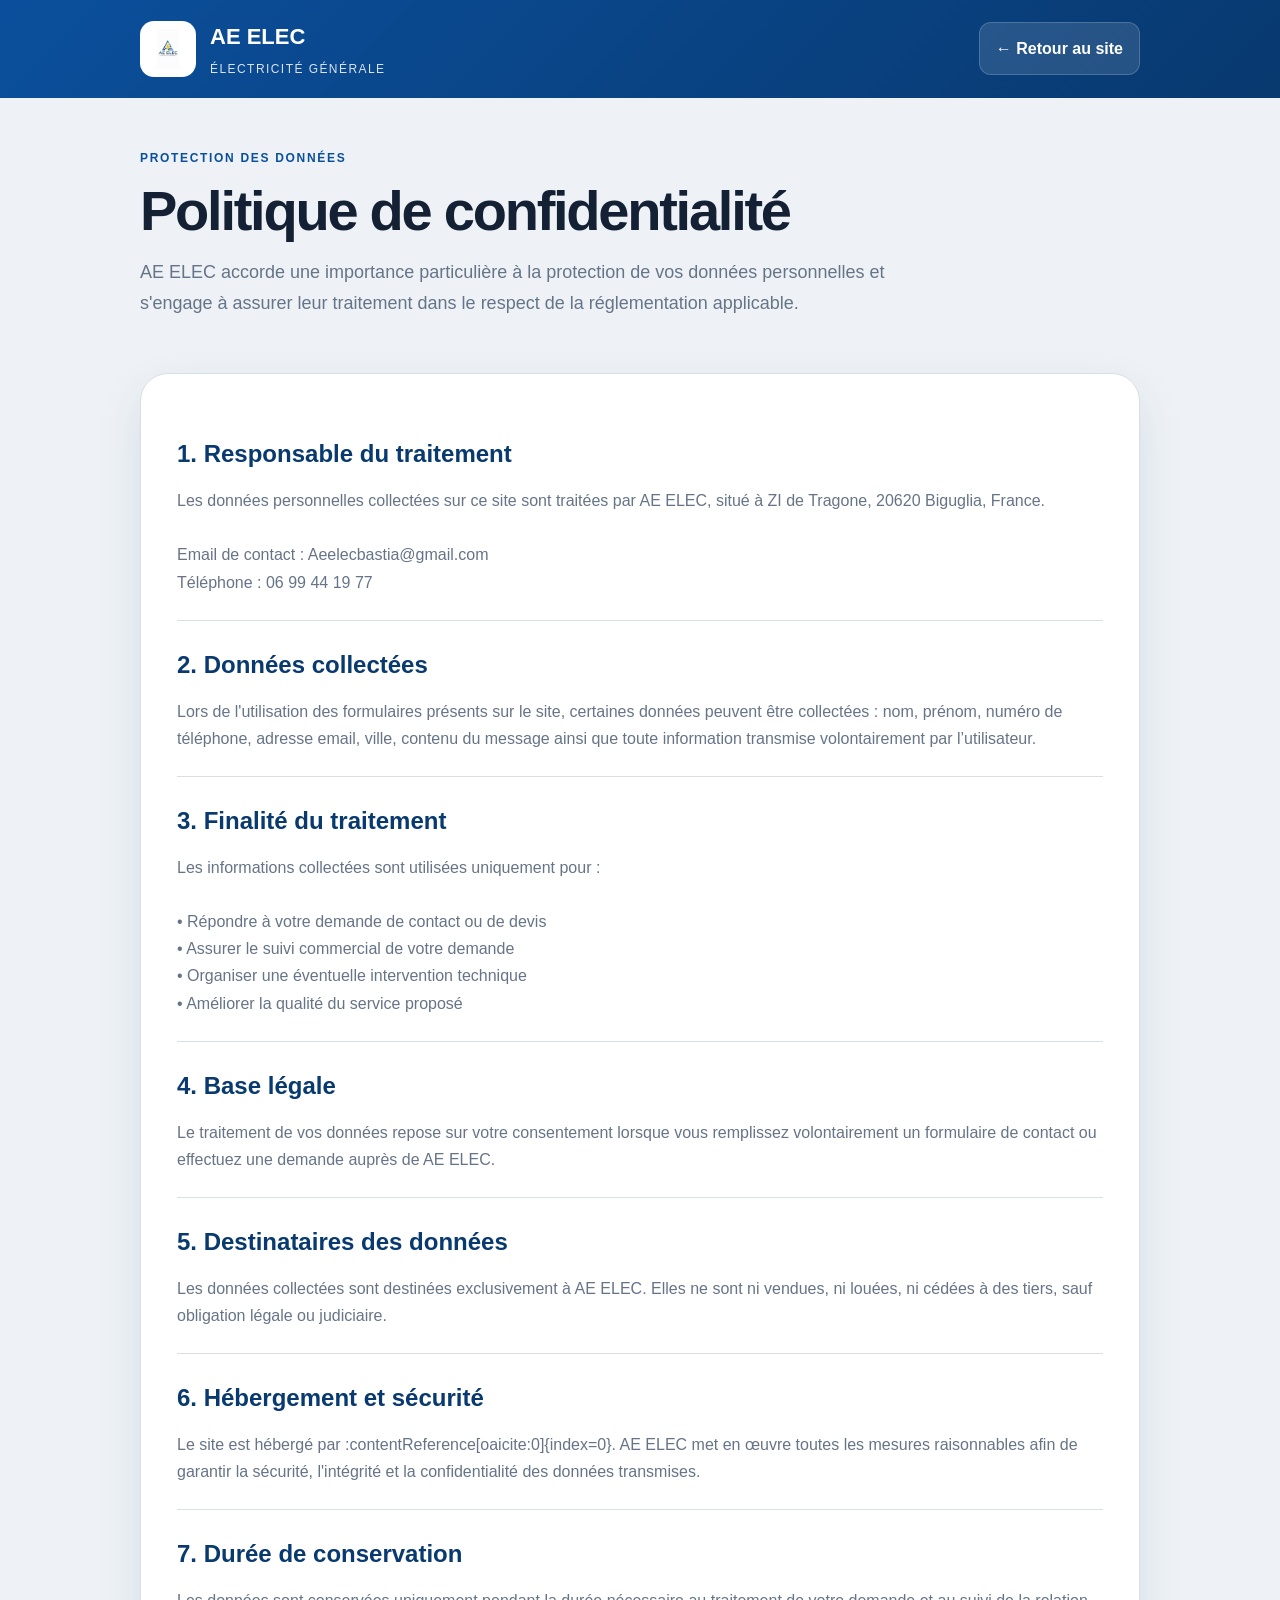
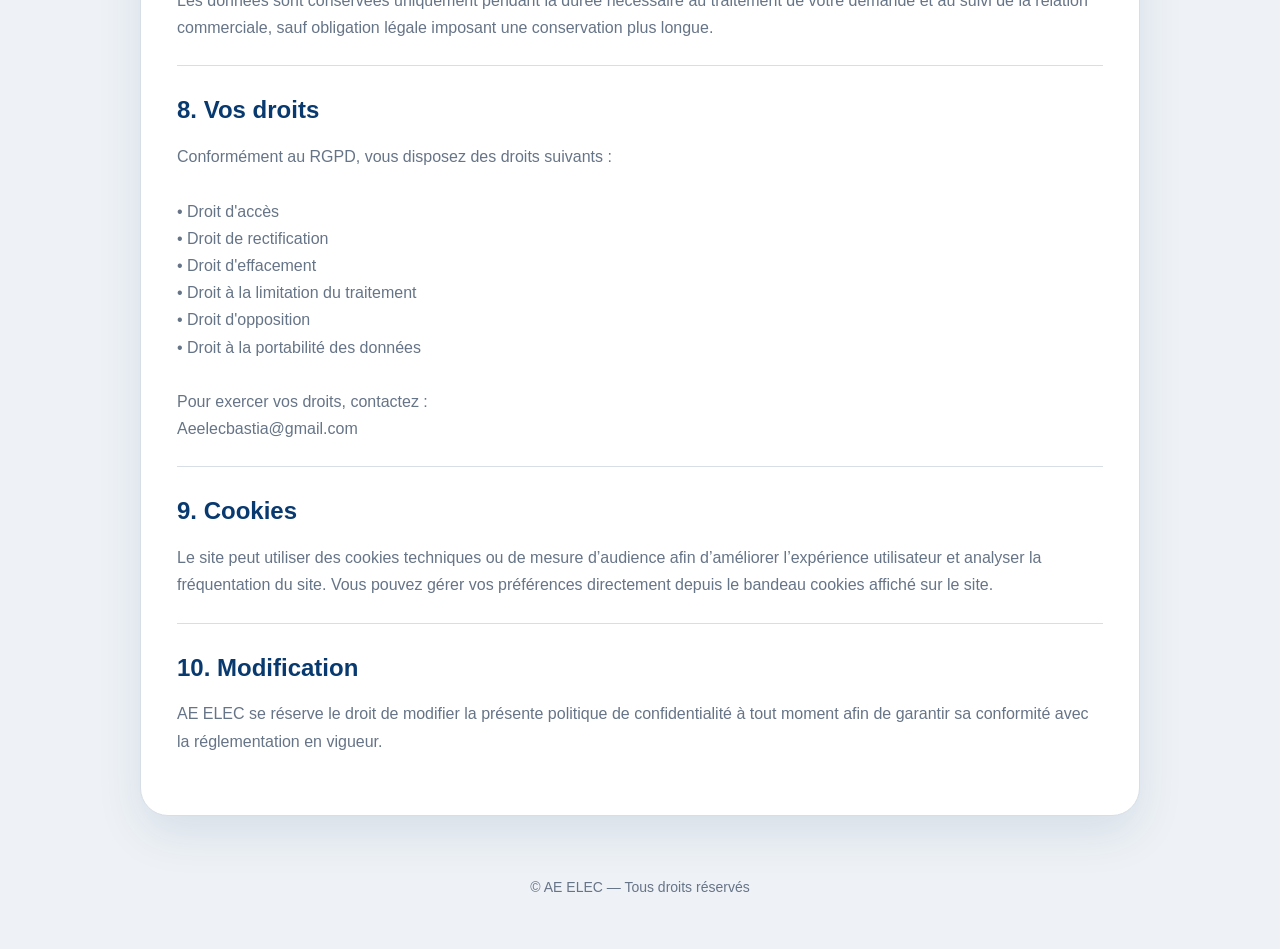
<file: confidentialite.html>
<!DOCTYPE html>
<html lang="fr">
<head>
<meta charset="UTF-8" />
<meta name="viewport" content="width=device-width, initial-scale=1.0" />

<title>Politique de confidentialité | AE ELEC</title>
<meta name="description" content="Politique de confidentialité du site AE ELEC conformément au RGPD." />

<style>
:root{
--blue:#0b4f9c;
--blue-dark:#08396f;
--yellow:#f4c415;
--bg:#eef2f6;
--text:#142033;
--muted:#667487;
--line:#d8dee6;
--shadow:0 18px 46px rgba(8,57,111,.10);
--radius:22px;
--max:1000px;
}
*{box-sizing:border-box;}
body{
margin:0;
font-family:Arial, Helvetica, sans-serif;
background:var(--bg);
color:var(--text);
line-height:1.7;
}
a{text-decoration:none;color:var(--blue);}
.container{
width:min(var(--max), calc(100% - 28px));
margin:0 auto;
}
.topbar{
background:linear-gradient(135deg,#0b4f9c 0%,#08396f 100%);
color:#fff;
padding:18px 0;
}
.topbar-inner{
display:flex;
justify-content:space-between;
align-items:center;
gap:20px;
}
.brand{
display:flex;
align-items:center;
gap:14px;
}
.brand img{
width:56px;
height:56px;
background:#fff;
padding:8px;
border-radius:14px;
object-fit:contain;
}
.brand strong{
display:block;
font-size:22px;
}
.brand span{
display:block;
font-size:12px;
letter-spacing:.12em;
text-transform:uppercase;
opacity:.85;
margin-top:4px;
}
.back-link{
padding:12px 16px;
border-radius:12px;
font-weight:800;
background:rgba(255,255,255,.12);
border:1px solid rgba(255,255,255,.18);
color:#fff;
}
.hero{
padding:50px 0 25px;
}
.eyebrow{
font-size:12px;
letter-spacing:.14em;
text-transform:uppercase;
font-weight:800;
color:var(--blue);
margin-bottom:14px;
display:block;
}
h1{
margin:0;
font-size:clamp(34px,6vw,56px);
line-height:1.05;
letter-spacing:-.04em;
}
.hero p{
margin-top:16px;
font-size:18px;
color:var(--muted);
max-width:760px;
}
.card{
background:#fff;
border:1px solid var(--line);
border-radius:28px;
padding:36px;
box-shadow:var(--shadow);
margin:30px 0 60px;
}
.section{
padding:24px 0;
border-bottom:1px solid var(--line);
}
.section:last-child{
border-bottom:none;
}
h2{
margin:0 0 12px;
font-size:24px;
color:var(--blue-dark);
}
p{
margin:0;
color:var(--muted);
}
.footer{
padding:0 0 50px;
text-align:center;
font-size:14px;
color:var(--muted);
}
@media(max-width:760px){
.topbar-inner{
flex-direction:column;
align-items:flex-start;
}
.back-link{
width:100%;
text-align:center;
}
.card{
padding:22px;
}
}
</style>
</head>
<body>

<header class="topbar">
  <div class="container topbar-inner">
    <div class="brand">
      <img src="./images/logo.jpeg" alt="AE ELEC">
      <div>
        <strong>AE ELEC</strong>
        <span>Électricité générale</span>
      </div>
    </div>

    <a href="index.html" class="back-link">← Retour au site</a>
  </div>
</header>

<section class="hero">
  <div class="container">
    <span class="eyebrow">Protection des données</span>
    <h1>Politique de confidentialité</h1>
    <p>
      AE ELEC accorde une importance particulière à la protection de vos données personnelles et s'engage à assurer leur traitement dans le respect de la réglementation applicable.
    </p>
  </div>
</section>

<main class="container">
  <div class="card">

    <section class="section">
      <h2>1. Responsable du traitement</h2>
      <p>
        Les données personnelles collectées sur ce site sont traitées par AE ELEC,
        situé à ZI de Tragone, 20620 Biguglia, France.<br><br>

        Email de contact : Aeelecbastia@gmail.com<br>
        Téléphone : 06 99 44 19 77
      </p>
    </section>

    <section class="section">
      <h2>2. Données collectées</h2>
      <p>
        Lors de l'utilisation des formulaires présents sur le site,
        certaines données peuvent être collectées :
        nom, prénom, numéro de téléphone, adresse email, ville, contenu du message
        ainsi que toute information transmise volontairement par l’utilisateur.
      </p>
    </section>

    <section class="section">
      <h2>3. Finalité du traitement</h2>
      <p>
        Les informations collectées sont utilisées uniquement pour :
        <br><br>
        • Répondre à votre demande de contact ou de devis<br>
        • Assurer le suivi commercial de votre demande<br>
        • Organiser une éventuelle intervention technique<br>
        • Améliorer la qualité du service proposé
      </p>
    </section>

    <section class="section">
      <h2>4. Base légale</h2>
      <p>
        Le traitement de vos données repose sur votre consentement
        lorsque vous remplissez volontairement un formulaire de contact
        ou effectuez une demande auprès de AE ELEC.
      </p>
    </section>

    <section class="section">
      <h2>5. Destinataires des données</h2>
      <p>
        Les données collectées sont destinées exclusivement à AE ELEC.
        Elles ne sont ni vendues, ni louées, ni cédées à des tiers,
        sauf obligation légale ou judiciaire.
      </p>
    </section>

    <section class="section">
      <h2>6. Hébergement et sécurité</h2>
      <p>
        Le site est hébergé par :contentReference[oaicite:0]{index=0}.
        AE ELEC met en œuvre toutes les mesures raisonnables afin de garantir
        la sécurité, l'intégrité et la confidentialité des données transmises.
      </p>
    </section>

    <section class="section">
      <h2>7. Durée de conservation</h2>
      <p>
        Les données sont conservées uniquement pendant la durée nécessaire
        au traitement de votre demande et au suivi de la relation commerciale,
        sauf obligation légale imposant une conservation plus longue.
      </p>
    </section>

    <section class="section">
      <h2>8. Vos droits</h2>
      <p>
        Conformément au RGPD, vous disposez des droits suivants :
        <br><br>
        • Droit d'accès<br>
        • Droit de rectification<br>
        • Droit d'effacement<br>
        • Droit à la limitation du traitement<br>
        • Droit d'opposition<br>
        • Droit à la portabilité des données
        <br><br>
        Pour exercer vos droits, contactez :
        <br>
        Aeelecbastia@gmail.com
      </p>
    </section>

    <section class="section">
      <h2>9. Cookies</h2>
      <p>
        Le site peut utiliser des cookies techniques ou de mesure d’audience
        afin d’améliorer l’expérience utilisateur et analyser la fréquentation du site.
        Vous pouvez gérer vos préférences directement depuis le bandeau cookies affiché sur le site.
      </p>
    </section>

    <section class="section">
      <h2>10. Modification</h2>
      <p>
        AE ELEC se réserve le droit de modifier la présente politique de confidentialité
        à tout moment afin de garantir sa conformité avec la réglementation en vigueur.
      </p>
    </section>

  </div>
</main>

<footer class="footer">
  © AE ELEC — Tous droits réservés
</footer>

</body>
</html>
</file>
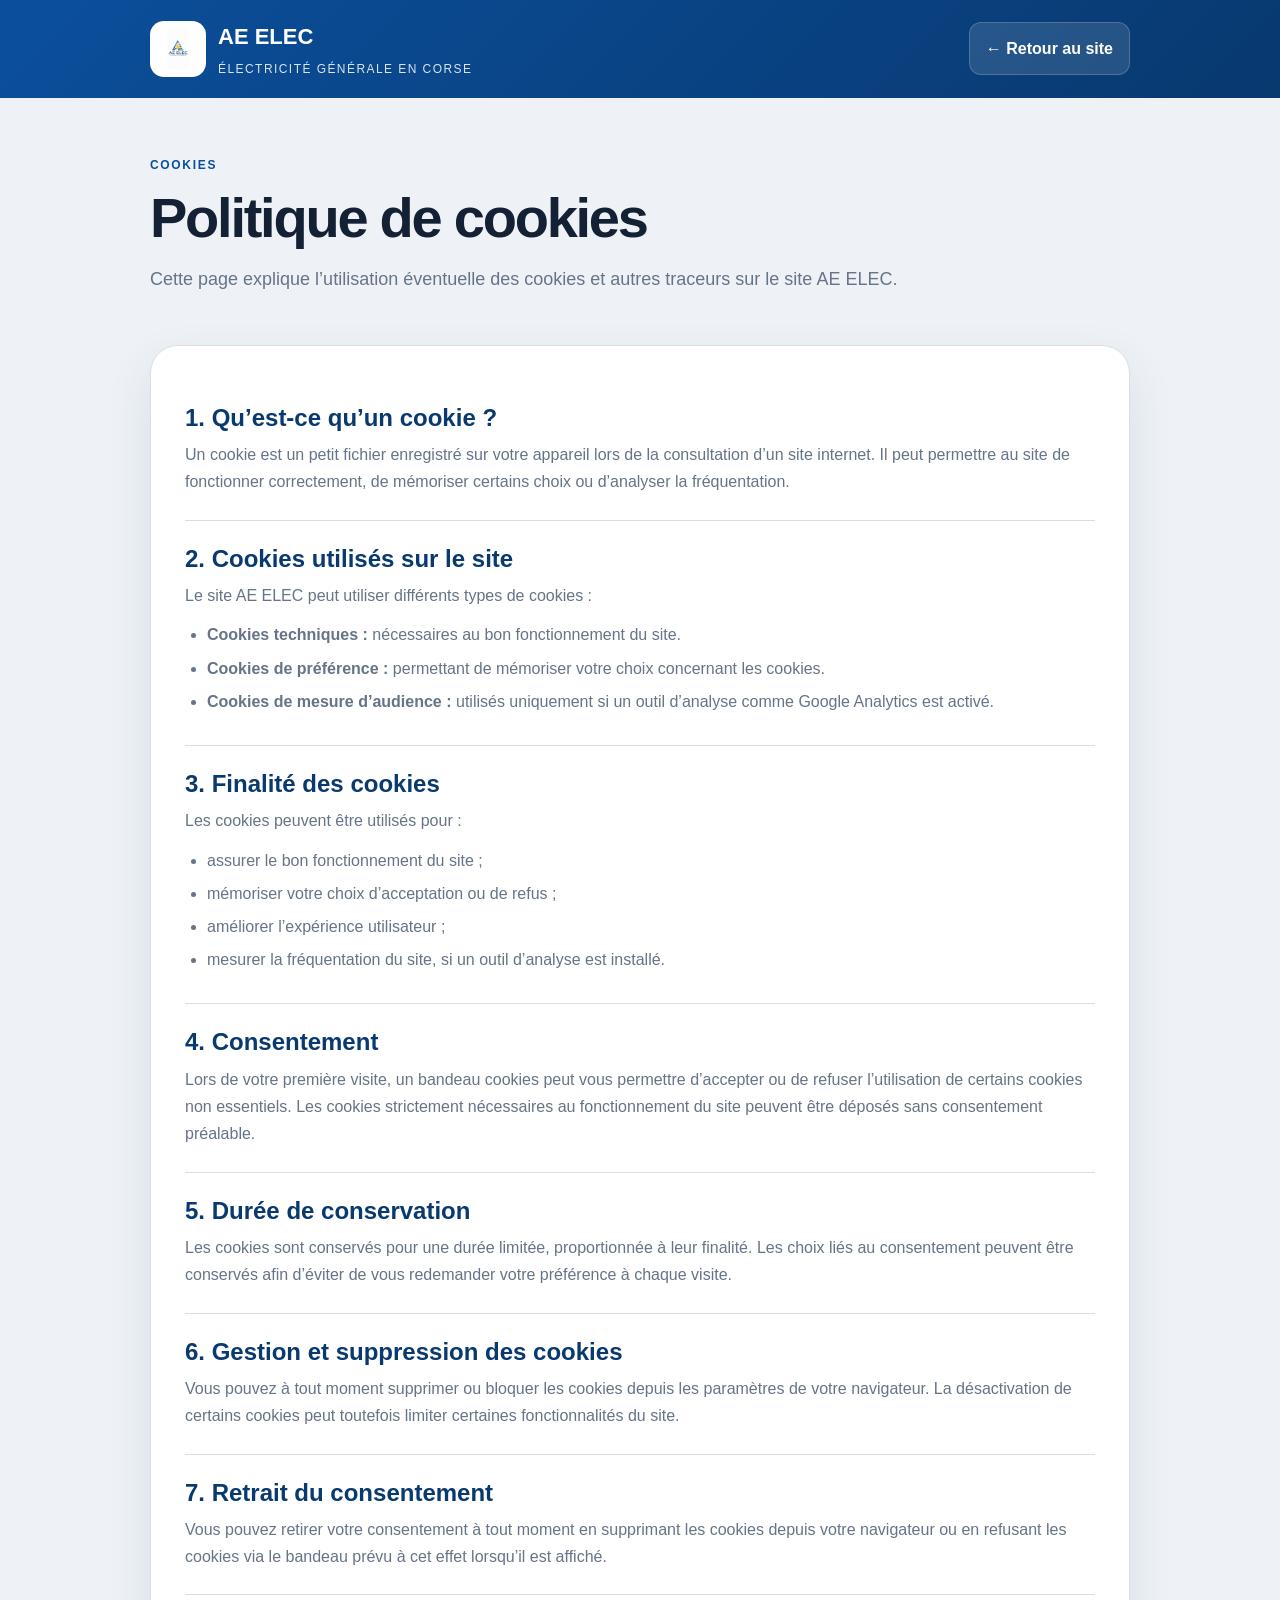
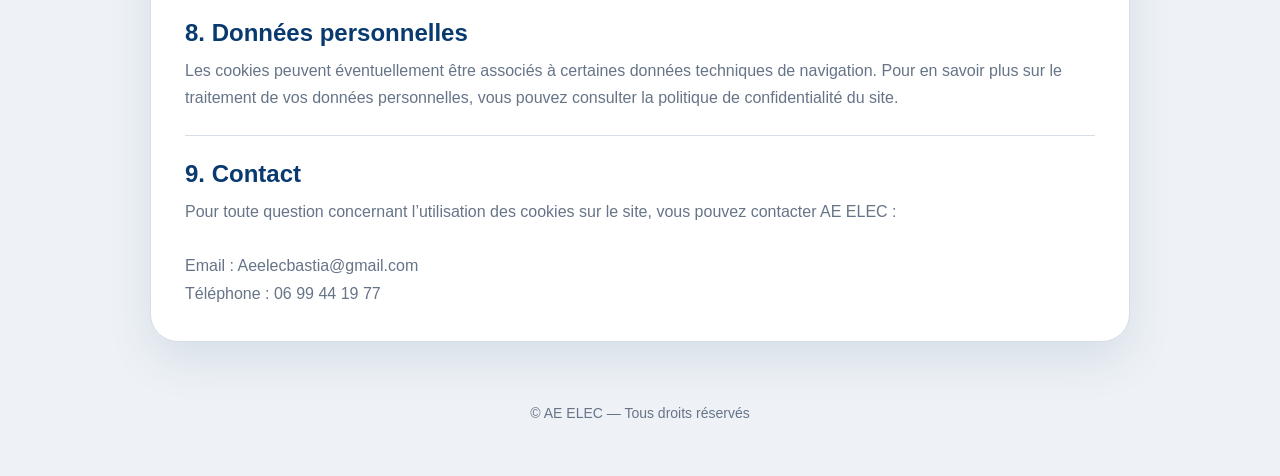
<file: cookies.html>
<!DOCTYPE html>
<html lang="fr">
<head>
<meta charset="UTF-8" />
<meta name="viewport" content="width=device-width, initial-scale=1.0" />

<title>Politique de cookies - AE ELEC</title>
<meta name="description" content="Politique de cookies du site AE ELEC." />

<style>
:root{
--blue:#0b4f9c;
--blue-dark:#08396f;
--yellow:#f4c415;
--bg:#eef2f6;
--text:#142033;
--muted:#667487;
--line:#d8dee6;
--shadow:0 18px 46px rgba(8,57,111,.10);
--radius:22px;
--max:980px;
}
*{box-sizing:border-box}
body{
margin:0;
font-family:Arial, Helvetica, sans-serif;
background:var(--bg);
color:var(--text);
line-height:1.7;
}
a{text-decoration:none;color:inherit}
.container{
width:min(var(--max), calc(100% - 28px));
margin:0 auto;
}
.topbar{
background:linear-gradient(135deg, #0b4f9c 0%, #08396f 100%);
color:#fff;
padding:18px 0;
}
.topbar-inner{
display:flex;
align-items:center;
justify-content:space-between;
gap:16px;
}
.brand{
display:flex;
align-items:center;
gap:12px;
}
.brand img{
width:56px;
height:56px;
object-fit:contain;
background:#fff;
padding:8px;
border-radius:14px;
}
.brand strong{
display:block;
font-size:22px;
}
.brand span{
display:block;
font-size:12px;
letter-spacing:.12em;
text-transform:uppercase;
opacity:.85;
margin-top:4px;
}
.back-link{
display:inline-flex;
align-items:center;
justify-content:center;
padding:12px 16px;
border-radius:12px;
font-weight:800;
background:rgba(255,255,255,.12);
border:1px solid rgba(255,255,255,.18);
color:#fff;
}
.hero{
padding:52px 0 24px;
}
.eyebrow{
display:inline-block;
margin-bottom:14px;
font-size:12px;
text-transform:uppercase;
letter-spacing:.14em;
font-weight:800;
color:var(--blue);
}
h1{
margin:0;
font-size:clamp(34px, 6vw, 56px);
line-height:1.05;
letter-spacing:-.04em;
}
.hero p{
margin:16px 0 0;
font-size:18px;
color:var(--muted);
max-width:760px;
}
.card{
background:#fff;
border:1px solid var(--line);
border-radius:28px;
padding:34px;
box-shadow:var(--shadow);
margin:26px 0 60px;
}
.section{
padding:24px 0;
border-bottom:1px solid var(--line);
}
.section:last-child{
border-bottom:none;
padding-bottom:0;
}
h2{
margin:0 0 10px;
font-size:24px;
line-height:1.15;
color:var(--blue-dark);
}
p{
margin:0;
color:var(--muted);
}
ul{
margin:12px 0 0;
padding-left:22px;
color:var(--muted);
}
li{
margin:6px 0;
}
.footer{
padding:0 0 50px;
text-align:center;
color:var(--muted);
font-size:14px;
}
@media (max-width:760px){
.topbar-inner{
flex-direction:column;
align-items:flex-start;
}
.card{
padding:22px;
border-radius:22px;
}
.back-link{
width:100%;
}
}
</style>
</head>

<body>

<header class="topbar">
  <div class="container topbar-inner">
    <div class="brand">
      <img src="./images/logo.jpeg" alt="Logo AE ELEC">
      <div>
        <strong>AE ELEC</strong>
        <span>Électricité générale en Corse</span>
      </div>
    </div>
    <a href="index.html" class="back-link">← Retour au site</a>
  </div>
</header>

<section class="hero">
  <div class="container">
    <div class="eyebrow">Cookies</div>
    <h1>Politique de cookies</h1>
    <p>
      Cette page explique l’utilisation éventuelle des cookies et autres traceurs sur le site AE ELEC.
    </p>
  </div>
</section>

<main class="container">
  <div class="card">

    <section class="section">
      <h2>1. Qu’est-ce qu’un cookie ?</h2>
      <p>
        Un cookie est un petit fichier enregistré sur votre appareil lors de la consultation d’un site internet.
        Il peut permettre au site de fonctionner correctement, de mémoriser certains choix ou d’analyser la fréquentation.
      </p>
    </section>

    <section class="section">
      <h2>2. Cookies utilisés sur le site</h2>
      <p>
        Le site AE ELEC peut utiliser différents types de cookies :
      </p>
      <ul>
        <li><strong>Cookies techniques :</strong> nécessaires au bon fonctionnement du site.</li>
        <li><strong>Cookies de préférence :</strong> permettant de mémoriser votre choix concernant les cookies.</li>
        <li><strong>Cookies de mesure d’audience :</strong> utilisés uniquement si un outil d’analyse comme Google Analytics est activé.</li>
      </ul>
    </section>

    <section class="section">
      <h2>3. Finalité des cookies</h2>
      <p>
        Les cookies peuvent être utilisés pour :
      </p>
      <ul>
        <li>assurer le bon fonctionnement du site ;</li>
        <li>mémoriser votre choix d’acceptation ou de refus ;</li>
        <li>améliorer l’expérience utilisateur ;</li>
        <li>mesurer la fréquentation du site, si un outil d’analyse est installé.</li>
      </ul>
    </section>

    <section class="section">
      <h2>4. Consentement</h2>
      <p>
        Lors de votre première visite, un bandeau cookies peut vous permettre d’accepter ou de refuser l’utilisation
        de certains cookies non essentiels.
        Les cookies strictement nécessaires au fonctionnement du site peuvent être déposés sans consentement préalable.
      </p>
    </section>

    <section class="section">
      <h2>5. Durée de conservation</h2>
      <p>
        Les cookies sont conservés pour une durée limitée, proportionnée à leur finalité.
        Les choix liés au consentement peuvent être conservés afin d’éviter de vous redemander votre préférence à chaque visite.
      </p>
    </section>

    <section class="section">
      <h2>6. Gestion et suppression des cookies</h2>
      <p>
        Vous pouvez à tout moment supprimer ou bloquer les cookies depuis les paramètres de votre navigateur.
        La désactivation de certains cookies peut toutefois limiter certaines fonctionnalités du site.
      </p>
    </section>

    <section class="section">
      <h2>7. Retrait du consentement</h2>
      <p>
        Vous pouvez retirer votre consentement à tout moment en supprimant les cookies depuis votre navigateur
        ou en refusant les cookies via le bandeau prévu à cet effet lorsqu’il est affiché.
      </p>
    </section>

    <section class="section">
      <h2>8. Données personnelles</h2>
      <p>
        Les cookies peuvent éventuellement être associés à certaines données techniques de navigation.
        Pour en savoir plus sur le traitement de vos données personnelles, vous pouvez consulter la
        <a href="confidentialite.html">politique de confidentialité</a> du site.
      </p>
    </section>

    <section class="section">
      <h2>9. Contact</h2>
      <p>
        Pour toute question concernant l’utilisation des cookies sur le site, vous pouvez contacter AE ELEC :
        <br><br>
        Email : Aeelecbastia@gmail.com<br>
        Téléphone : 06 99 44 19 77
      </p>
    </section>

  </div>
</main>

<footer class="footer">
  <div class="container">
    © AE ELEC — Tous droits réservés
  </div>
</footer>

</body>
</html>
</file>
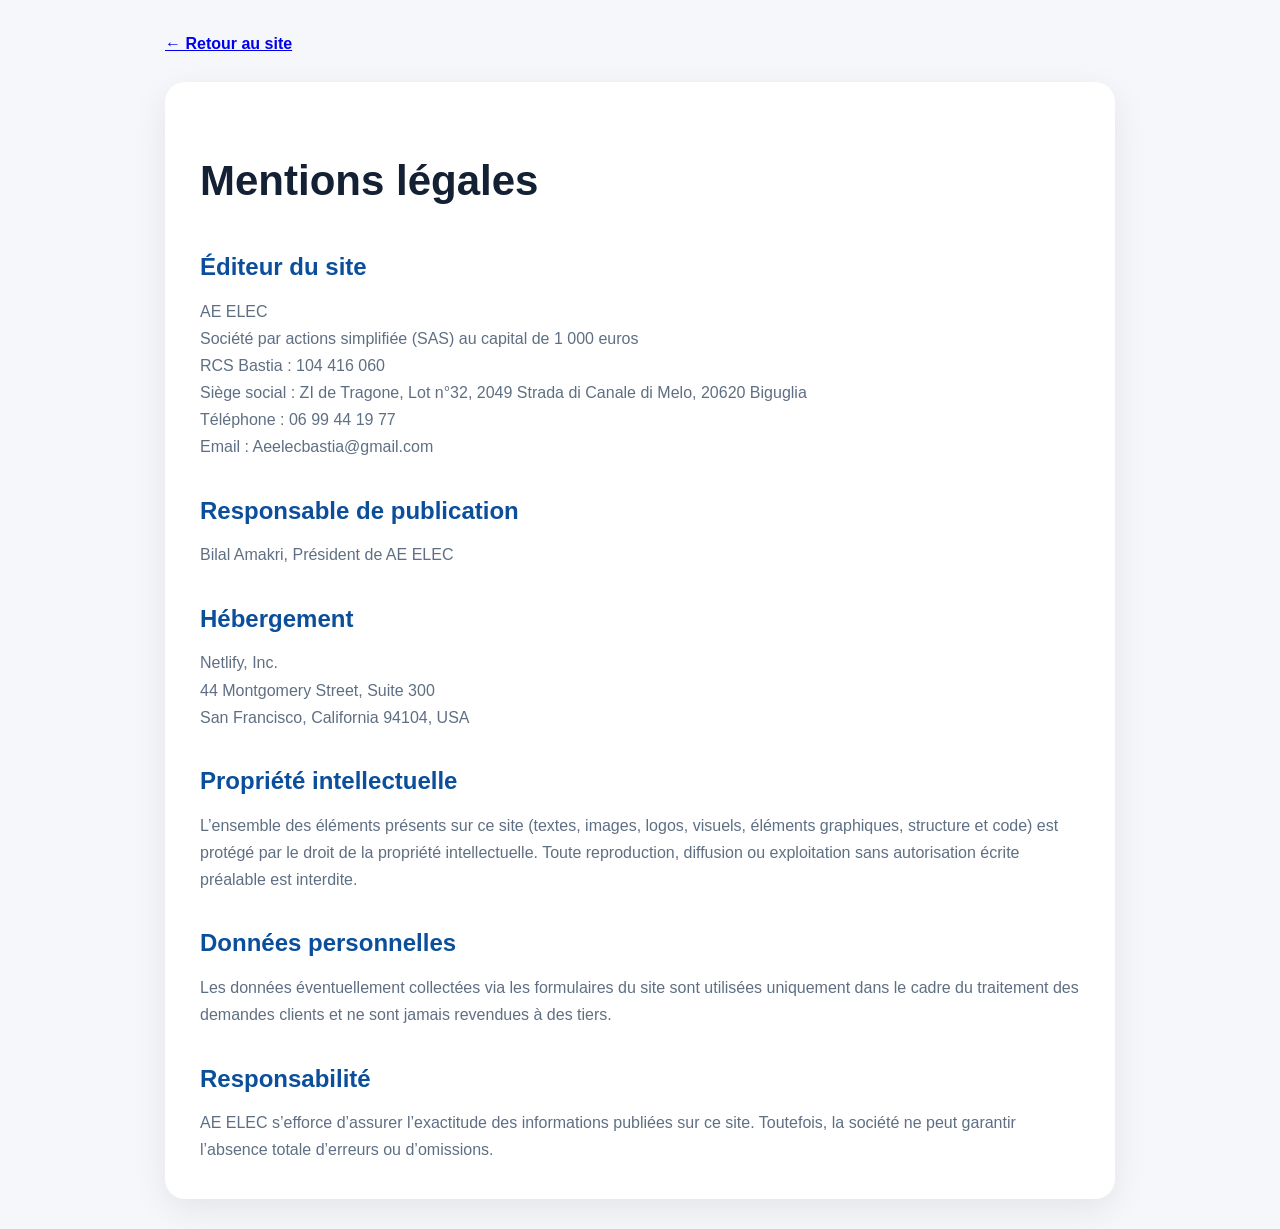
<file: mentions-legales.html>
<!DOCTYPE html>
<html lang="fr">
<head>
<meta charset="UTF-8" />
<meta name="viewport" content="width=device-width, initial-scale=1.0" />

<title>Mentions légales - AE ELEC</title>
<meta name="description" content="Mentions légales du site AE ELEC." />

<style>
body{
margin:0;
font-family:Arial,sans-serif;
background:#f5f7fa;
color:#142033;
line-height:1.7;
}
.container{
max-width:950px;
margin:auto;
padding:30px 20px;
}
.card{
background:#fff;
border-radius:20px;
padding:35px;
box-shadow:0 10px 35px rgba(0,0,0,.08);
}
h1{
font-size:42px;
margin-bottom:30px;
}
h2{
font-size:24px;
margin-top:30px;
margin-bottom:10px;
color:#0b4f9c;
}
p{
margin:0;
color:#5f6f83;
}
.back{
display:inline-block;
margin-bottom:25px;
font-weight:700;
}
</style>
</head>

<body>

<div class="container">

<a href="index.html" class="back">← Retour au site</a>

<div class="card">

<h1>Mentions légales</h1>

<h2>Éditeur du site</h2>
<p>
AE ELEC<br>
Société par actions simplifiée (SAS) au capital de 1 000 euros<br>
RCS Bastia : 104 416 060<br>
Siège social : ZI de Tragone, Lot n°32, 2049 Strada di Canale di Melo, 20620 Biguglia<br>
Téléphone : 06 99 44 19 77<br>
Email : Aeelecbastia@gmail.com
</p>

<h2>Responsable de publication</h2>
<p>
Bilal Amakri, Président de AE ELEC
</p>

<h2>Hébergement</h2>
<p>
Netlify, Inc.<br>
44 Montgomery Street, Suite 300<br>
San Francisco, California 94104, USA
</p>

<h2>Propriété intellectuelle</h2>
<p>
L’ensemble des éléments présents sur ce site (textes, images, logos, visuels, éléments graphiques, structure et code) est protégé par le droit de la propriété intellectuelle. Toute reproduction, diffusion ou exploitation sans autorisation écrite préalable est interdite.
</p>

<h2>Données personnelles</h2>
<p>
Les données éventuellement collectées via les formulaires du site sont utilisées uniquement dans le cadre du traitement des demandes clients et ne sont jamais revendues à des tiers.
</p>

<h2>Responsabilité</h2>
<p>
AE ELEC s’efforce d’assurer l’exactitude des informations publiées sur ce site. Toutefois, la société ne peut garantir l’absence totale d’erreurs ou d’omissions.
</p>

</div>

</div>

</body>
</html>
</file>
